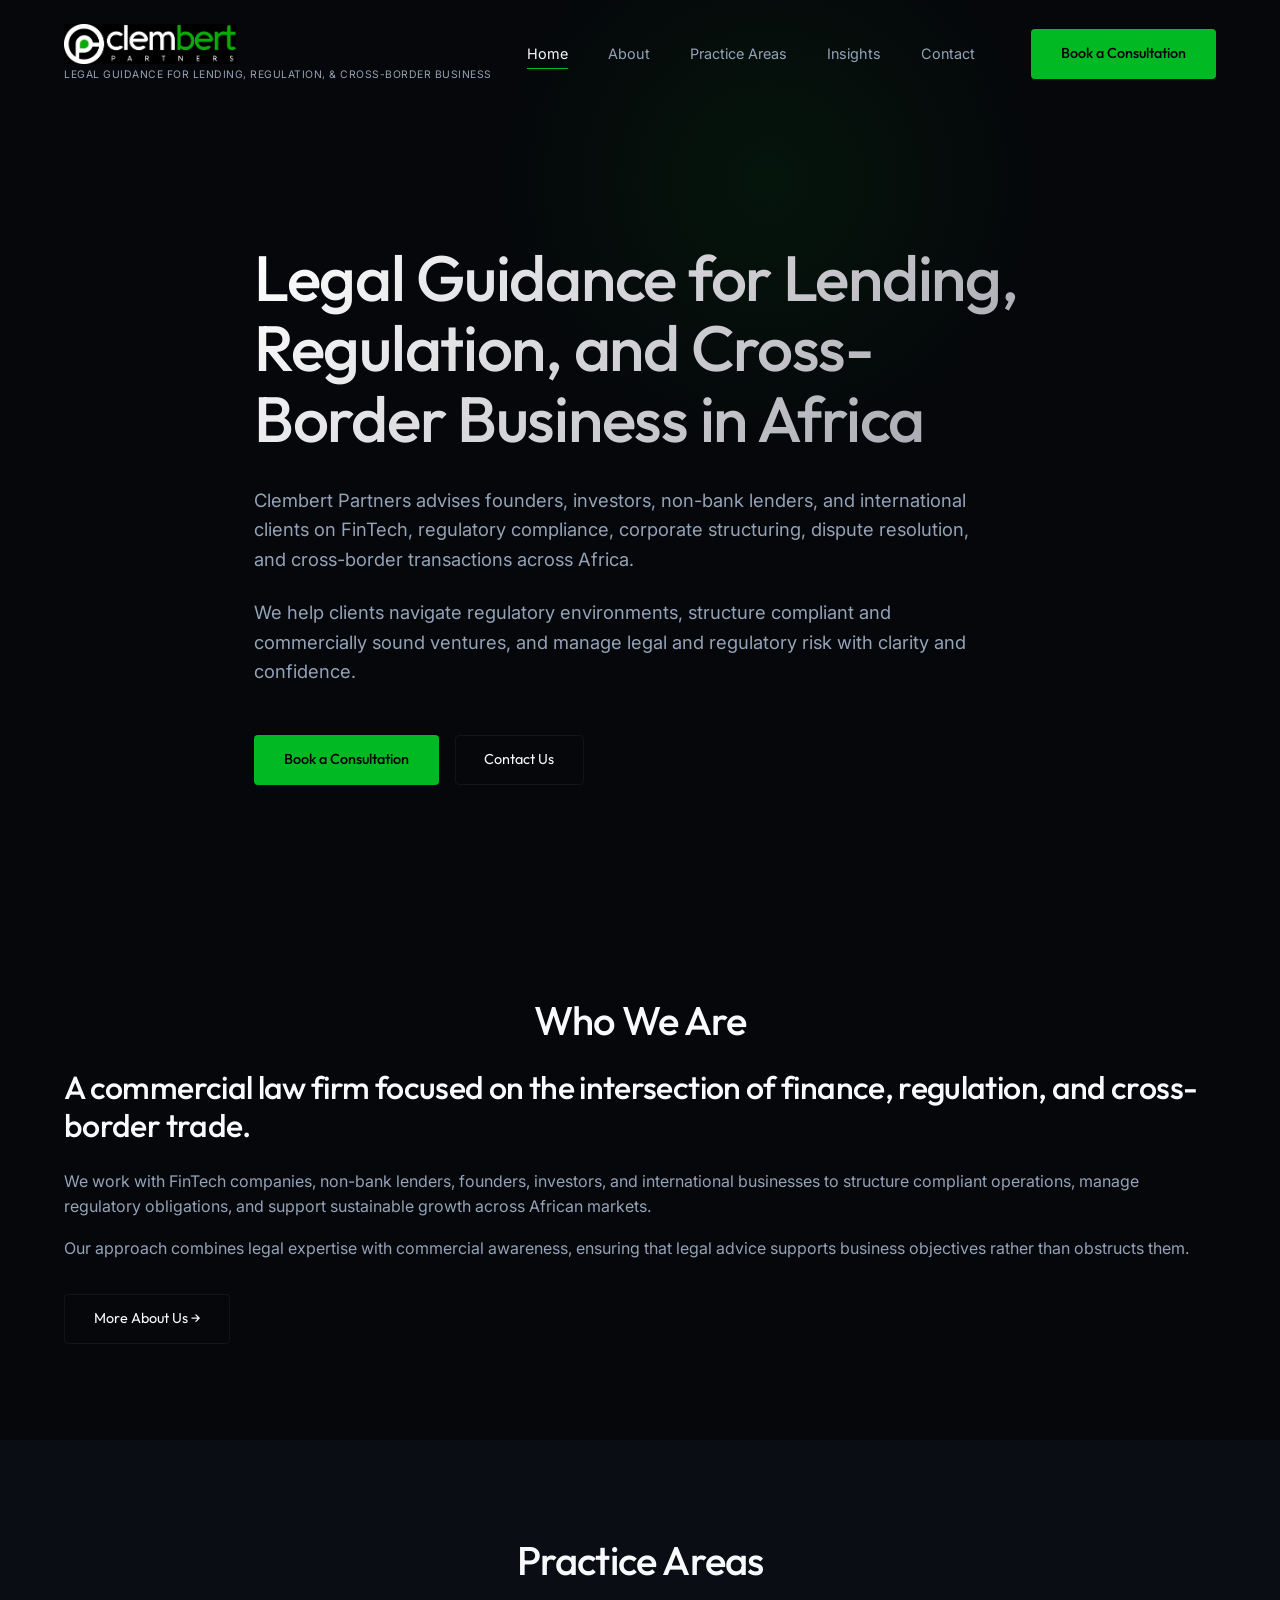
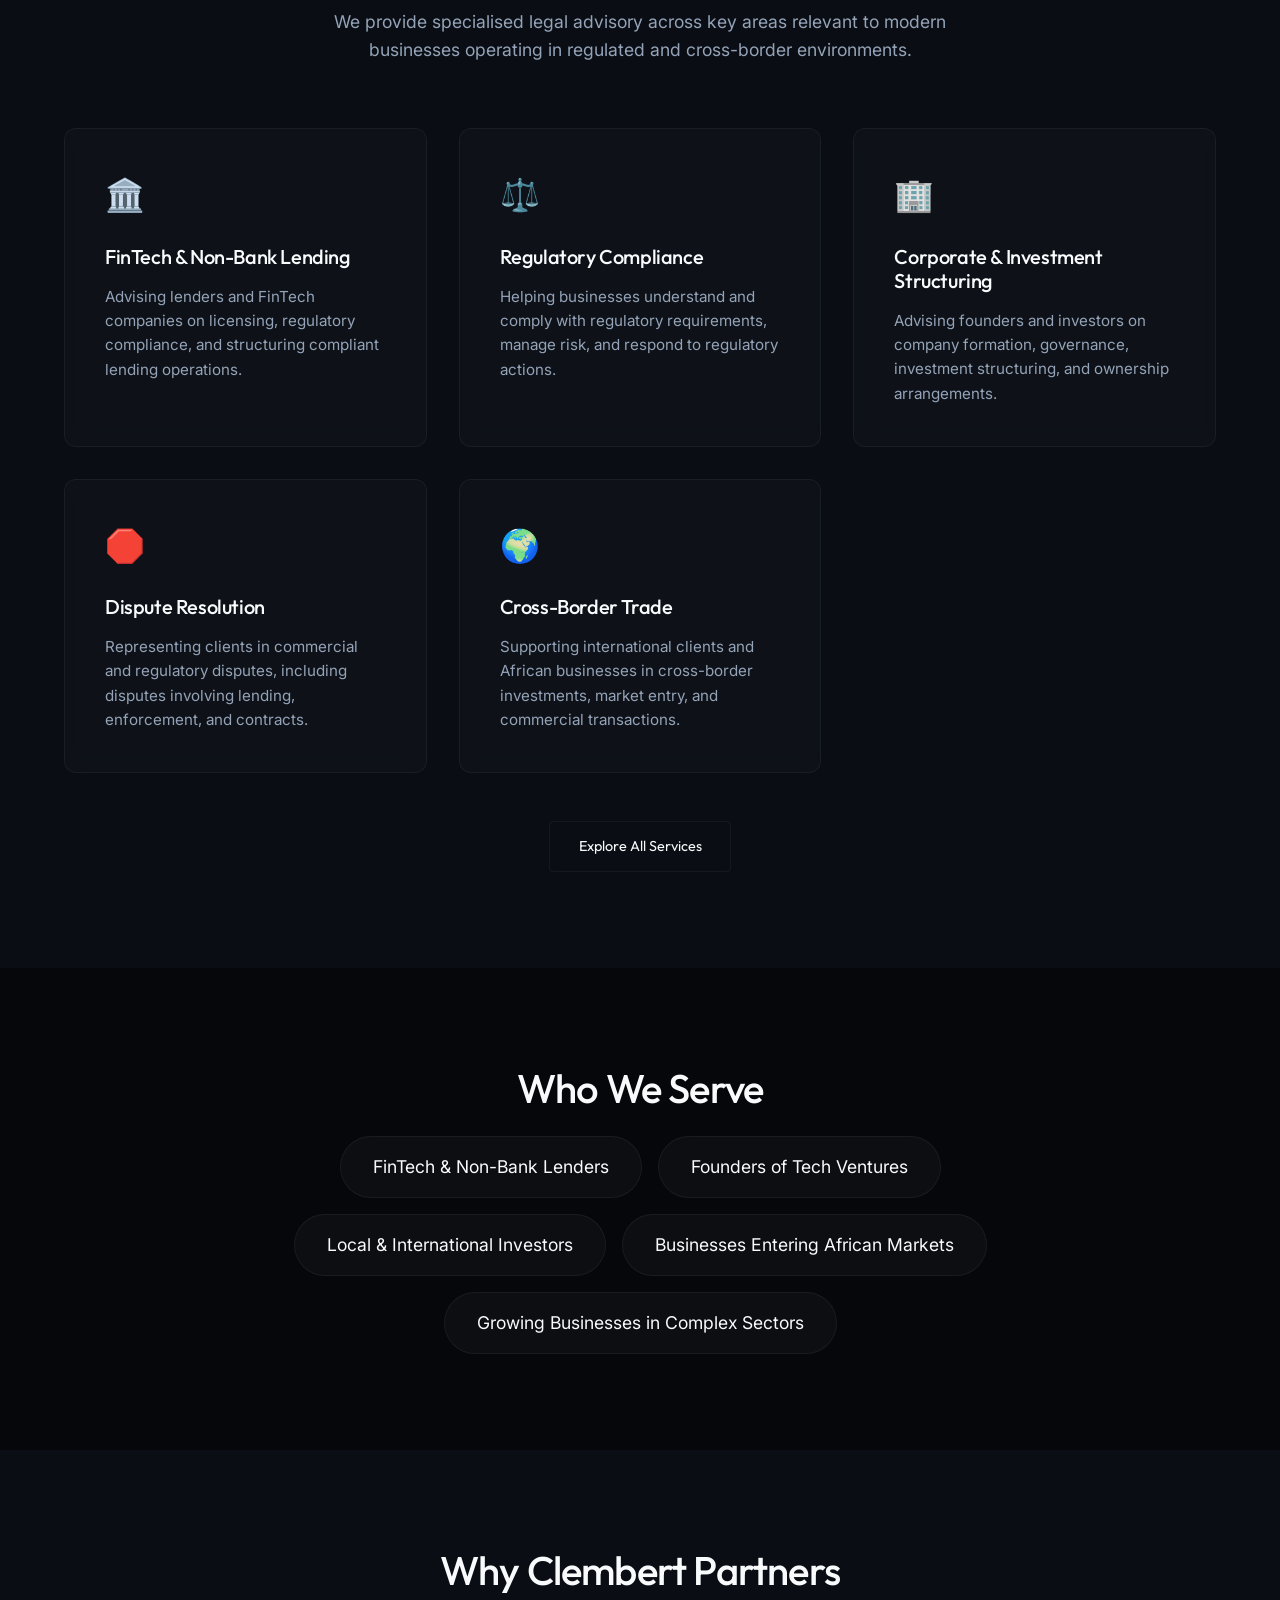
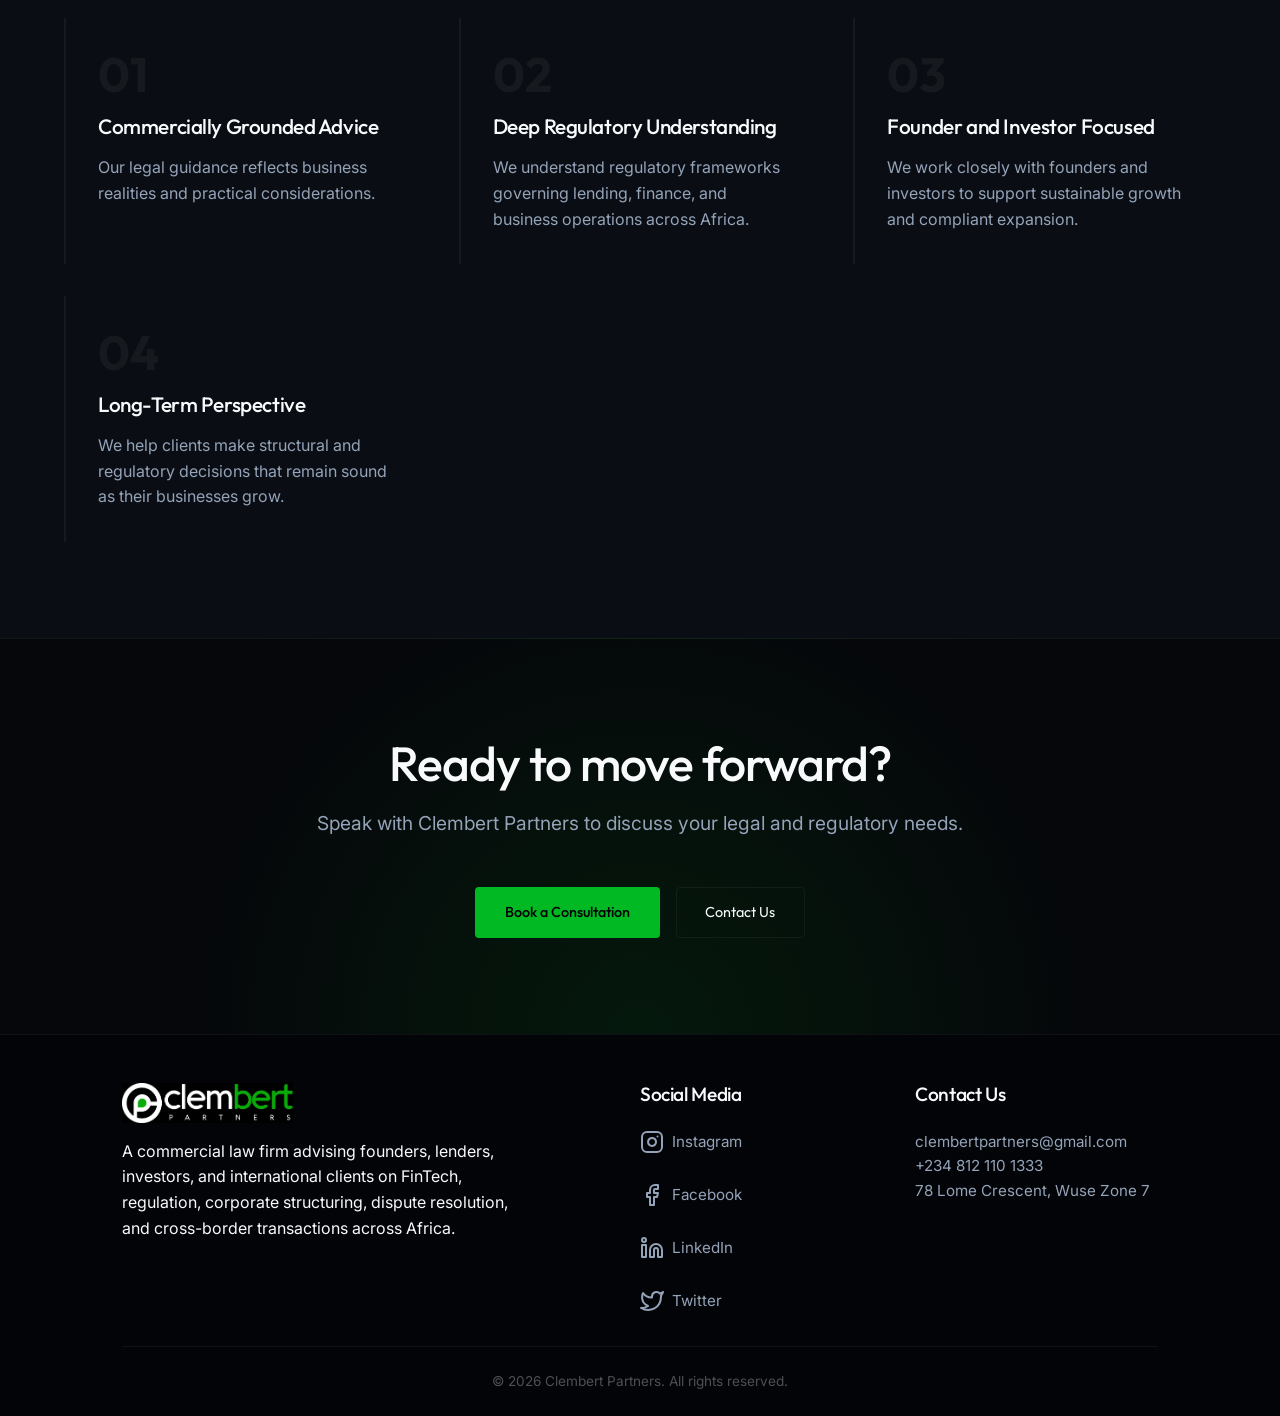
<file: index.html>
<!DOCTYPE html>
<html lang="en">

<head>
    <link rel="icon" type="image/png" href="images/favicon.png">
    <meta charset="UTF-8">
    <meta name="viewport" content="width=device-width, initial-scale=1.0">
    <title>Clembert Partners | Law Firm for Africa</title>
    <meta name="description" content="Legal Guidance for Lending, Regulation, and Cross-Border Business in Africa">
    <link rel="canonical" href="https://clembertpartners.com/">
    
    <!-- Open Graph / Facebook -->
    <meta property="og:type" content="website">
    <meta property="og:url" content="https://clembertpartners.com/">
    <meta property="og:title" content="Clembert Partners | Law Firm for Africa">
    <meta property="og:description" content="Legal Guidance for Lending, Regulation, and Cross-Border Business in Africa">
    <meta property="og:image" content="https://clembertpartners.com/images/og-image.png">

    <!-- Twitter -->
    <meta property="twitter:card" content="summary_large_image">
    <meta property="twitter:url" content="https://clembertpartners.com/">
    <meta property="twitter:title" content="Clembert Partners | Law Firm for Africa">
    <meta property="twitter:description" content="Legal Guidance for Lending, Regulation, and Cross-Border Business in Africa">
    <meta property="twitter:image" content="https://clembertpartners.com/images/og-image.png">

    <link rel="stylesheet" href="styles.css">
</head>

<body>
    <app-header></app-header>

    <!-- Hero Section -->
    <header class="hero">
        <div class="hero-bg">
            <div class="glow-orb"></div>
        </div>
        <div class="container hero-content fade-up">
            <h1>Legal Guidance for Lending, Regulation, and Cross-Border Business in Africa</h1>
            <p>Clembert Partners advises founders, investors, non-bank lenders, and international clients on FinTech,
                regulatory compliance, corporate structuring, dispute resolution, and cross-border transactions across
                Africa.</p>
            <p>We help clients navigate regulatory environments, structure compliant and commercially sound ventures,
                and manage legal and regulatory risk with clarity and confidence.</p>
            <div class="hero-actions">
                <a href="https://mail.google.com/mail/?view=cm&fs=1&to=clembertpartners@gmail.com&su=Consultation%20Request" target="_blank" class="btn btn-primary">Book a Consultation</a>
                <a href="contact.html" class="btn btn-secondary">Contact Us</a>
            </div>
        </div>
    </header>

    <!-- About Summary Section -->
    <section class="section">
        <div class="container fade-up">
            <h2 class="section-title">Who We Are</h2>
            <div class="grid" style="grid-template-columns: 1fr; gap: 4rem; align-items: center;">
                <div>
                    <h3 style="font-size: 2rem; margin-bottom: 1.5rem;">A commercial law firm focused on the
                        intersection of finance, regulation, and cross-border trade.</h3>
                    <p style="margin-bottom: 1rem; color: var(--text-secondary);">We work with FinTech companies,
                        non-bank lenders, founders, investors, and international businesses to structure compliant
                        operations, manage regulatory obligations, and support sustainable growth across African
                        markets.</p>
                    <p style="margin-bottom: 2rem; color: var(--text-secondary);">Our approach combines legal expertise
                        with commercial awareness, ensuring that legal advice supports business objectives rather than
                        obstructs them.</p>
                    <a href="about.html" class="btn btn-secondary">More About Us &rarr;</a>
                </div>
            </div>
        </div>
    </section>

    <!-- Practice Areas Overview -->
    <section class="section bg-surface">
        <div class="container">
            <div class="section-header fade-up">
                <h2 class="section-title">Practice Areas</h2>
                <p class="section-subtitle">We provide specialised legal advisory across key areas relevant to modern
                    businesses operating in regulated and cross-border environments.</p>
            </div>

            <div class="grid">
                <div class="card fade-up">
                    <div class="card-icon">🏛️</div>
                    <h4 class="card-title">FinTech & Non-Bank Lending</h4>
                    <p class="card-desc">Advising lenders and FinTech companies on licensing, regulatory compliance, and
                        structuring compliant lending operations.</p>
                </div>
                <div class="card fade-up" style="transition-delay: 0.1s;">
                    <div class="card-icon">⚖️</div>
                    <h4 class="card-title">Regulatory Compliance</h4>
                    <p class="card-desc">Helping businesses understand and comply with regulatory requirements, manage
                        risk, and respond to regulatory actions.</p>
                </div>
                <div class="card fade-up" style="transition-delay: 0.2s;">
                    <div class="card-icon">🏢</div>
                    <h4 class="card-title">Corporate & Investment Structuring</h4>
                    <p class="card-desc">Advising founders and investors on company formation, governance, investment
                        structuring, and ownership arrangements.</p>
                </div>
                <div class="card fade-up" style="transition-delay: 0.3s;">
                    <div class="card-icon">🛑</div>
                    <h4 class="card-title">Dispute Resolution</h4>
                    <p class="card-desc">Representing clients in commercial and regulatory disputes, including disputes
                        involving lending, enforcement, and contracts.</p>
                </div>
                <div class="card fade-up" style="transition-delay: 0.4s;">
                    <div class="card-icon">🌍</div>
                    <h4 class="card-title">Cross-Border Trade</h4>
                    <p class="card-desc">Supporting international clients and African businesses in cross-border
                        investments, market entry, and commercial transactions.</p>
                </div>
            </div>

            <div class="align-center" style="margin-top: 3rem; text-align: center;">
                <a href="practice-areas.html" class="btn btn-secondary fade-up">Explore All Services</a>
            </div>
        </div>
    </section>

    <!-- Who We Serve -->
    <section class="section">
        <div class="container fade-up">
            <h2 class="section-title">Who We Serve</h2>
            <div class="pills-grid">
                <div class="pill">FinTech & Non-Bank Lenders</div>
                <div class="pill">Founders of Tech Ventures</div>
                <div class="pill">Local & International Investors</div>
                <div class="pill">Businesses Entering African Markets</div>
                <div class="pill">Growing Businesses in Complex Sectors</div>
            </div>
        </div>
    </section>

    <!-- Why Clembert Partners -->
    <section class="section bg-surface">
        <div class="container fade-up">
            <h2 class="section-title">Why Clembert Partners</h2>
            <div class="grid">
                <div class="feature-item">
                    <div class="feature-number">01</div>
                    <h4>Commercially Grounded Advice</h4>
                    <p>Our legal guidance reflects business realities and practical considerations.</p>
                </div>
                <div class="feature-item">
                    <div class="feature-number">02</div>
                    <h4>Deep Regulatory Understanding</h4>
                    <p>We understand regulatory frameworks governing lending, finance, and business operations across
                        Africa.</p>
                </div>
                <div class="feature-item">
                    <div class="feature-number">03</div>
                    <h4>Founder and Investor Focused</h4>
                    <p>We work closely with founders and investors to support sustainable growth and compliant
                        expansion.</p>
                </div>
                <div class="feature-item">
                    <div class="feature-number">04</div>
                    <h4>Long-Term Perspective</h4>
                    <p>We help clients make structural and regulatory decisions that remain sound as their businesses
                        grow.</p>
                </div>
            </div>
        </div>
    </section>

    <!-- Call to Action Section -->
    <section class="section cta-section">
        <div class="container fade-up">
            <h2>Ready to move forward?</h2>
            <p>Speak with Clembert Partners to discuss your legal and regulatory needs.</p>
            <div class="hero-actions" style="justify-content: center;">
                <a href="https://mail.google.com/mail/?view=cm&fs=1&to=clembertpartners@gmail.com&su=Consultation%20Request" target="_blank" class="btn btn-primary">Book a Consultation</a>
                <a href="contact.html" class="btn btn-secondary">Contact Us</a>
            </div>
        </div>
    </section>

    <!-- Footer -->
    <app-footer></app-footer>

    <script src="components.js"></script>
    <script src="script.js"></script>
</body>

</html>
</file>
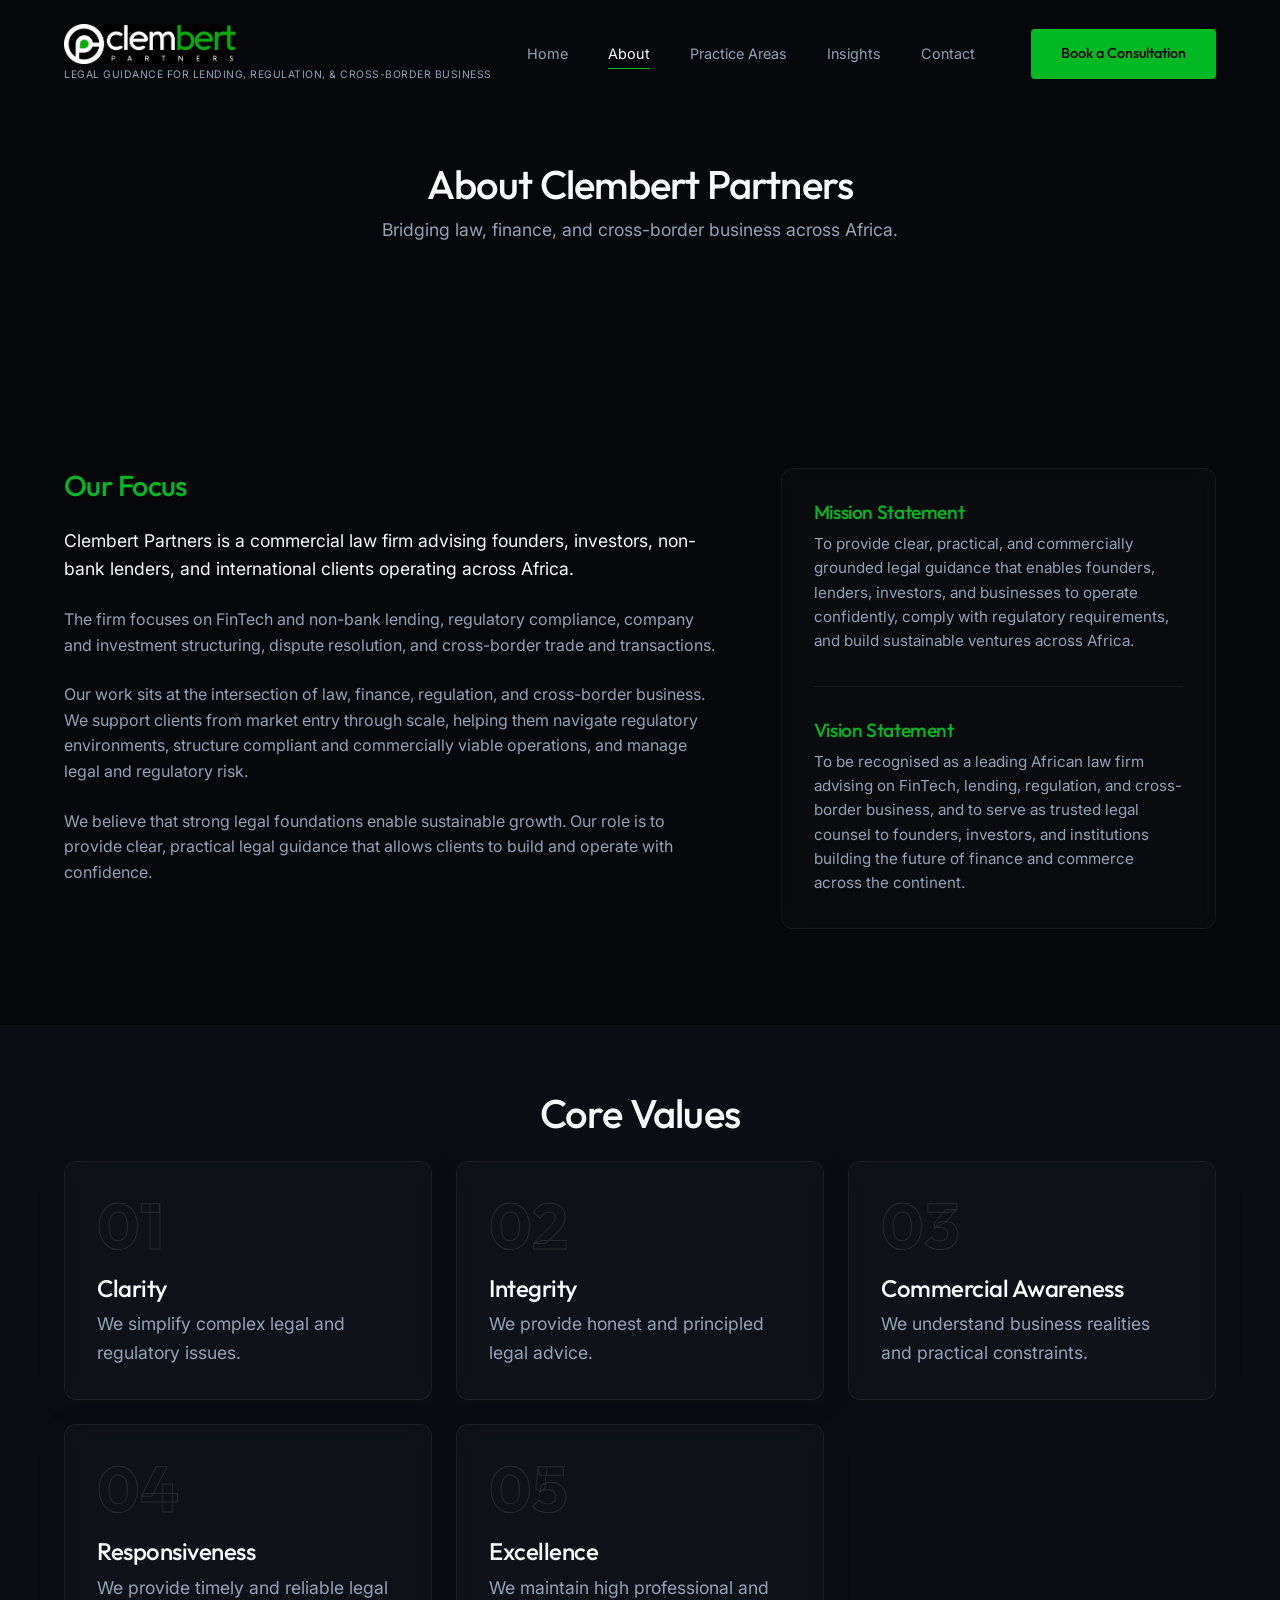
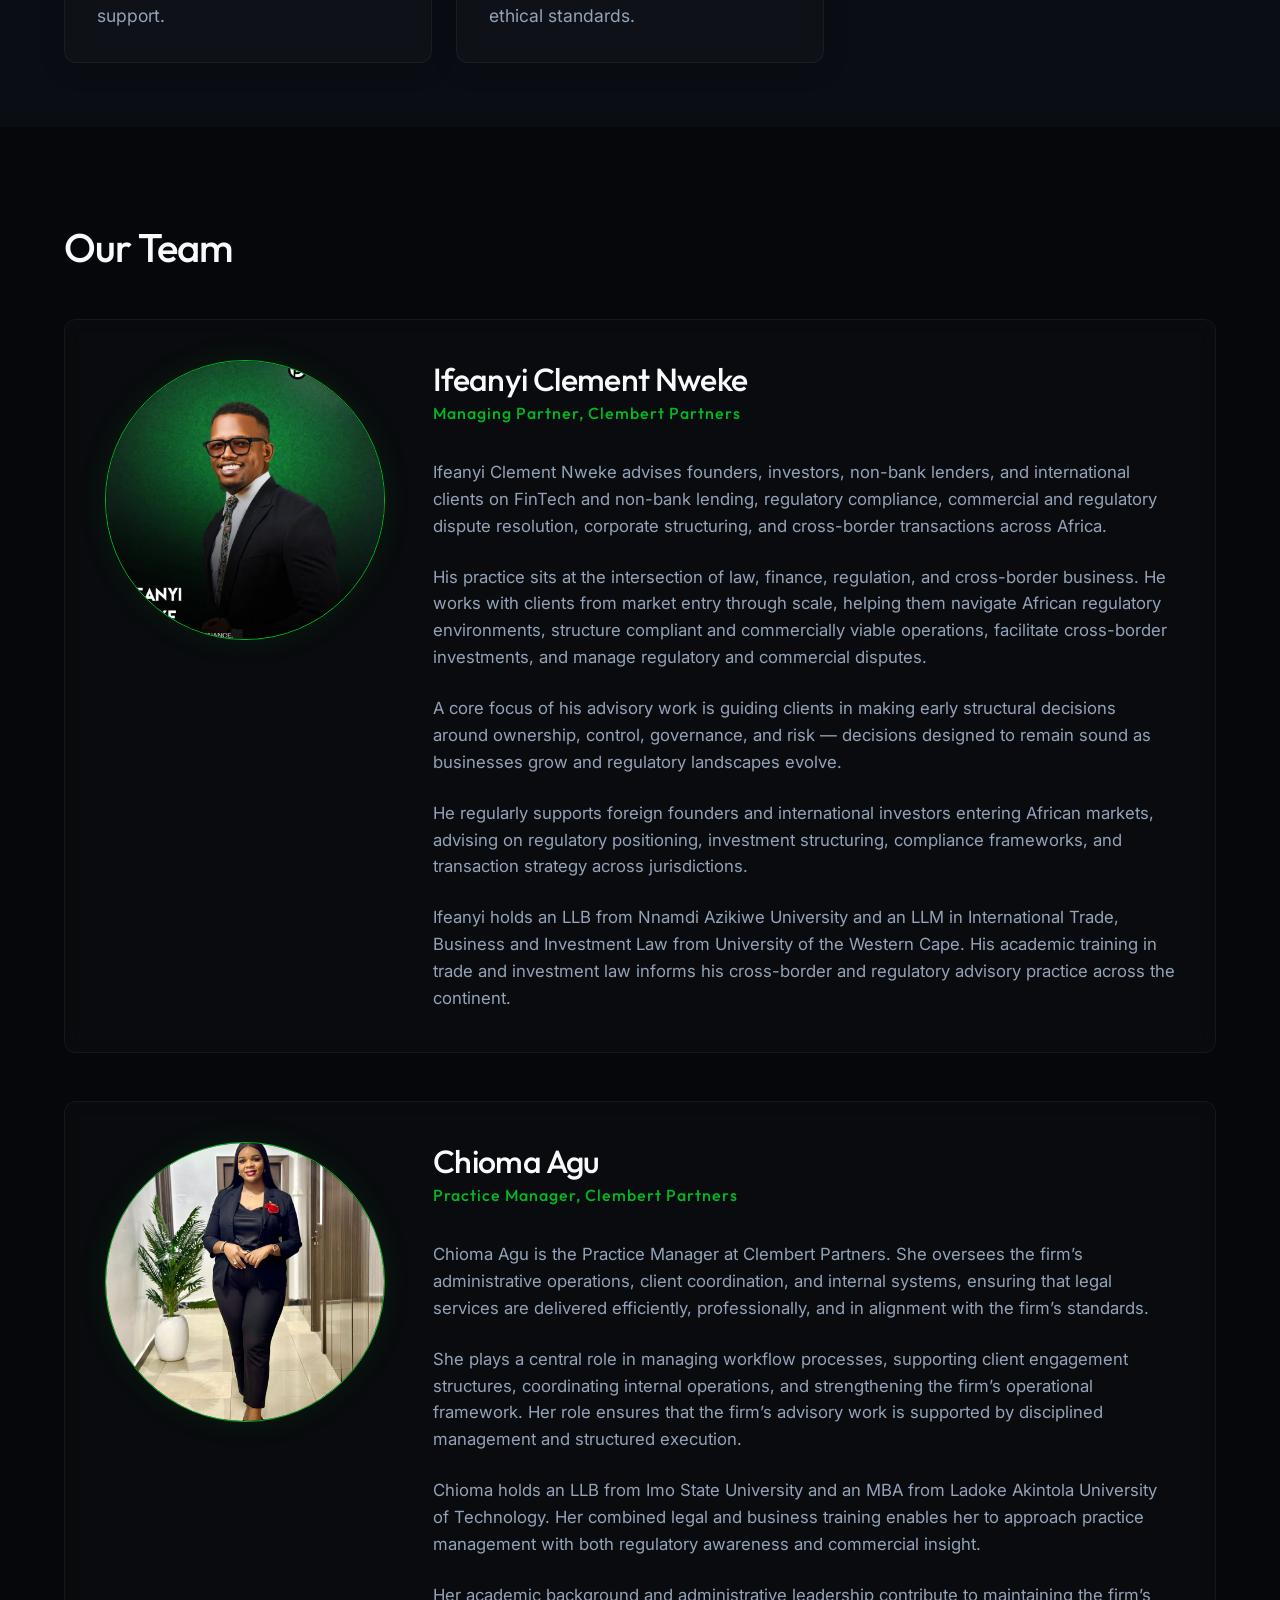
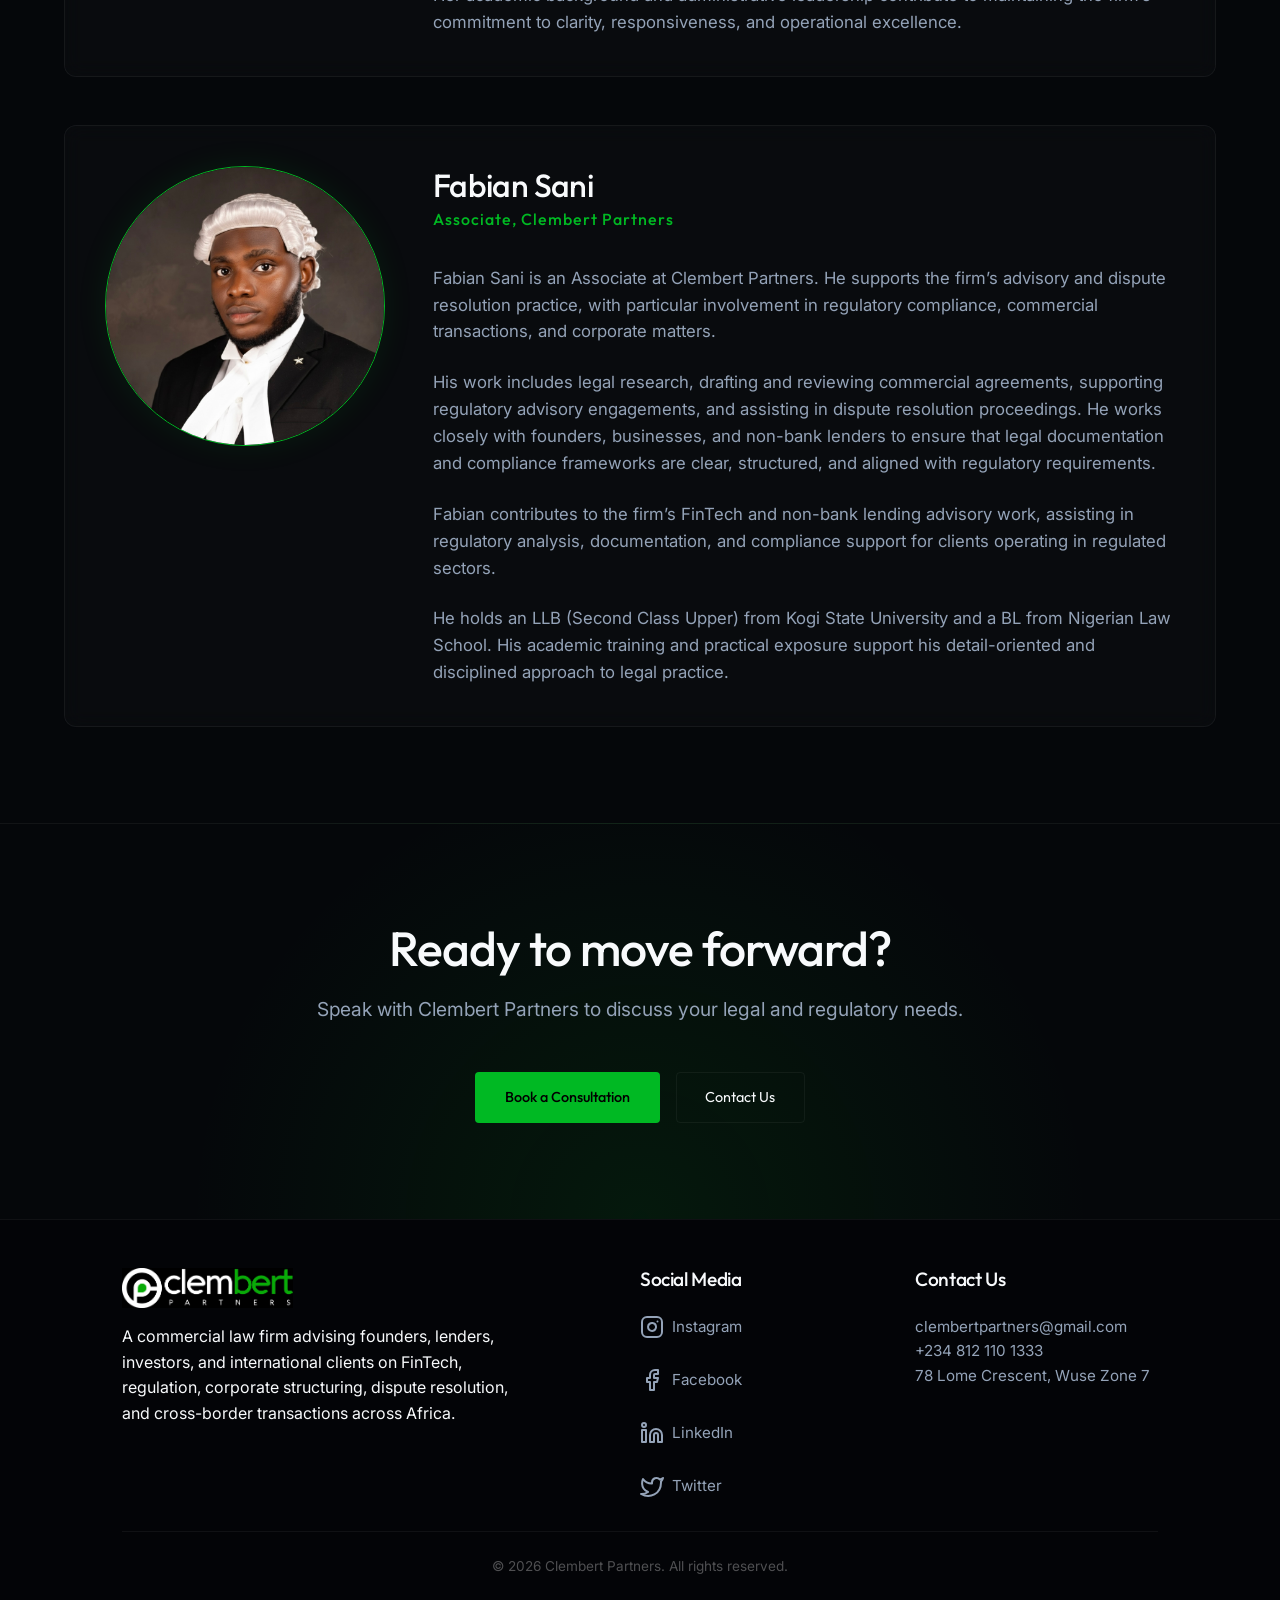
<file: about.html>
<!DOCTYPE html>
<html lang="en">

<head>
    <link rel="icon" type="image/png" href="images/favicon.png">
    <meta charset="UTF-8">
    <meta name="viewport" content="width=device-width, initial-scale=1.0">
    <title>About Us | Clembert Partners</title>
    <meta name="description"
        content="Clembert Partners is a commercial law firm advising founders, investors, non-bank lenders, and international clients operating across Africa.">
    <link rel="canonical" href="https://clembertpartners.com/about.html">
    
    <!-- Open Graph / Facebook -->
    <meta property="og:type" content="website">
    <meta property="og:url" content="https://clembertpartners.com/about.html">
    <meta property="og:title" content="About Us | Clembert Partners">
    <meta property="og:description" content="Clembert Partners is a commercial law firm advising founders, investors, non-bank lenders, and international clients operating across Africa.">
    <meta property="og:image" content="https://clembertpartners.com/images/og-image.png">

    <!-- Twitter -->
    <meta property="twitter:card" content="summary_large_image">
    <meta property="twitter:url" content="https://clembertpartners.com/about.html">
    <meta property="twitter:title" content="About Us | Clembert Partners">
    <meta property="twitter:description" content="Clembert Partners is a commercial law firm advising founders, investors, non-bank lenders, and international clients operating across Africa.">
    <meta property="twitter:image" content="https://clembertpartners.com/images/og-image.png">

    <link rel="stylesheet" href="styles.css">
</head>

<body>
    <app-header></app-header>

    <!-- Page Header -->
    <header class="section" style="padding-top: 10rem; padding-bottom: 4rem; text-align: center;">
        <div class="container fade-up">
            <h1 class="section-title" style="margin-bottom: 0.5rem;">About Clembert Partners</h1>
            <p class="section-subtitle">Bridging law, finance, and cross-border business across Africa.</p>
        </div>
    </header>

    <!-- About Content -->
    <section class="section pt-0">
        <div class="container fade-up">
            <div class="grid" style="grid-template-columns: 3fr 2fr; gap: 4rem;">
                <div>
                    <h3 style="font-size: 1.8rem; margin-bottom: 1.5rem; color: var(--accent-color);">Our Focus</h3>
                    <p style="margin-bottom: 1.5rem; font-size: 1.1rem;">Clembert Partners is a commercial law firm
                        advising founders, investors, non-bank lenders, and international clients operating across
                        Africa.</p>
                    <p style="margin-bottom: 1.5rem; color: var(--text-secondary);">The firm focuses on FinTech and
                        non-bank lending, regulatory compliance, company and investment structuring, dispute resolution,
                        and cross-border trade and transactions.</p>
                    <p style="margin-bottom: 1.5rem; color: var(--text-secondary);">Our work sits at the intersection of
                        law, finance, regulation, and cross-border business. We support clients from market entry
                        through scale, helping them navigate regulatory environments, structure compliant and
                        commercially viable operations, and manage legal and regulatory risk.</p>
                    <p style="color: var(--text-secondary);">We believe that strong legal foundations enable sustainable
                        growth. Our role is to provide clear, practical legal guidance that allows clients to build and
                        operate with confidence.</p>
                </div>

                <div class="card" style="padding: 2rem; display: flex; flex-direction: column; gap: 2rem;">
                    <div>
                        <h4 style="font-size: 1.2rem; margin-bottom: 0.5rem; color: var(--accent-color);">Mission
                            Statement</h4>
                        <p style="color: var(--text-secondary); font-size: 0.95rem;">To provide clear, practical, and
                            commercially grounded legal guidance that enables founders, lenders, investors, and
                            businesses to operate confidently, comply with regulatory requirements, and build
                            sustainable ventures across Africa.</p>
                    </div>
                    <div style="border-top: 1px solid var(--surface-border); padding-top: 2rem;">
                        <h4 style="font-size: 1.2rem; margin-bottom: 0.5rem; color: var(--accent-color);">Vision
                            Statement</h4>
                        <p style="color: var(--text-secondary); font-size: 0.95rem;">To be recognised as a leading
                            African law firm advising on FinTech, lending, regulation, and cross-border business, and to
                            serve as trusted legal counsel to founders, investors, and institutions building the future
                            of finance and commerce across the continent.</p>
                    </div>
                </div>
            </div>
        </div>
    </section>

    <!-- Core Values -->
    <section class="section bg-surface" style="padding: 4rem 0;">
        <div class="container">
            <h2 class="section-title fade-up">Core Values</h2>
            <div class="values-modern">
                <div class="value-card fade-up" style="transition-delay: 0.1s;">
                    <span class="value-num">01</span>
                    <div class="value-content">
                        <h4>Clarity</h4>
                        <p>We simplify complex legal and regulatory issues.</p>
                    </div>
                </div>
                <div class="value-card fade-up" style="transition-delay: 0.2s;">
                    <span class="value-num">02</span>
                    <div class="value-content">
                        <h4>Integrity</h4>
                        <p>We provide honest and principled legal advice.</p>
                    </div>
                </div>
                <div class="value-card fade-up" style="transition-delay: 0.3s;">
                    <span class="value-num">03</span>
                    <div class="value-content">
                        <h4>Commercial Awareness</h4>
                        <p>We understand business realities and practical constraints.</p>
                    </div>
                </div>
                <div class="value-card fade-up" style="transition-delay: 0.4s;">
                    <span class="value-num">04</span>
                    <div class="value-content">
                        <h4>Responsiveness</h4>
                        <p>We provide timely and reliable legal support.</p>
                    </div>
                </div>
                <div class="value-card fade-up" style="transition-delay: 0.5s;">
                    <span class="value-num">05</span>
                    <div class="value-content">
                        <h4>Excellence</h4>
                        <p>We maintain high professional and ethical standards.</p>
                    </div>
                </div>
            </div>
        </div>
    </section>

    <!-- Our Team -->
    <section class="section">
        <div class="container fade-up">
            <h2 class="section-title" style="text-align: left; margin-bottom: 3rem;">Our Team</h2>

            <div style="display: flex; flex-direction: column; gap: 3rem;">
                <!-- Ifeanyi Clement Nweke -->
                <div class="card team-card">
                    <div class="partner-image-container">
                        <img src="images/founder.jpeg" alt="Ifeanyi Clement Nweke - Managing Partner"
                            class="partner-image">
                    </div>

                    <div>
                        <h3 style="font-size: 2rem; margin-bottom: 0.2rem;">Ifeanyi Clement Nweke</h3>
                        <p
                            style="color: var(--accent-color); font-weight: 500; font-family: var(--font-heading); margin-bottom: 2rem; letter-spacing: 1px;">
                            Managing Partner, Clembert Partners</p>

                        <p style="margin-bottom: 1.5rem; color: var(--text-secondary); font-size: 1.05rem;">Ifeanyi
                            Clement
                            Nweke advises founders, investors, non-bank lenders, and international clients on FinTech
                            and
                            non-bank lending, regulatory compliance, commercial and regulatory dispute resolution,
                            corporate
                            structuring, and cross-border transactions across Africa.</p>

                        <p style="margin-bottom: 1.5rem; color: var(--text-secondary); font-size: 1.05rem;">His practice
                            sits at the intersection of law, finance, regulation, and cross-border business. He works
                            with clients from market entry through scale, helping them navigate African regulatory
                            environments, structure compliant and commercially viable operations, facilitate
                            cross-border investments, and manage regulatory and commercial disputes.</p>

                        <p style="margin-bottom: 1.5rem; color: var(--text-secondary); font-size: 1.05rem;">A core focus
                            of his advisory work is guiding clients in making early structural decisions around
                            ownership, control, governance, and risk — decisions designed to remain sound as businesses
                            grow and regulatory landscapes evolve.</p>

                        <p style="margin-bottom: 1.5rem; color: var(--text-secondary); font-size: 1.05rem;">He regularly
                            supports foreign founders and international investors entering African markets, advising on
                            regulatory positioning, investment structuring, compliance frameworks, and transaction
                            strategy across jurisdictions.</p>

                        <p style="color: var(--text-secondary); font-size: 1.05rem;">Ifeanyi holds an LLB from Nnamdi
                            Azikiwe University and an LLM in International Trade, Business and Investment Law from
                            University of the Western Cape. His academic training in trade and investment law informs
                            his cross-border and regulatory advisory practice across the continent.</p>
                    </div>
                </div>

                <!-- Chioma Agu -->
                <div class="card team-card">
                    <div class="partner-image-container">
                        <img src="images/chioma.jpeg" alt="Chioma Agu - Practice Manager" class="partner-image">
                    </div>

                    <div>
                        <h3 style="font-size: 2rem; margin-bottom: 0.2rem;">Chioma Agu</h3>
                        <p
                            style="color: var(--accent-color); font-weight: 500; font-family: var(--font-heading); margin-bottom: 2rem; letter-spacing: 1px;">
                            Practice Manager, Clembert Partners</p>

                        <p style="margin-bottom: 1.5rem; color: var(--text-secondary); font-size: 1.05rem;">Chioma Agu
                            is the Practice Manager at Clembert Partners. She oversees the firm’s administrative
                            operations, client coordination, and internal systems, ensuring that legal services are
                            delivered efficiently, professionally, and in alignment with the firm’s standards.</p>

                        <p style="margin-bottom: 1.5rem; color: var(--text-secondary); font-size: 1.05rem;">She plays a
                            central role in managing workflow processes, supporting client engagement structures,
                            coordinating internal operations, and strengthening the firm’s operational framework. Her
                            role ensures that the firm’s advisory work is supported by disciplined management and
                            structured execution.</p>

                        <p style="margin-bottom: 1.5rem; color: var(--text-secondary); font-size: 1.05rem;">Chioma holds
                            an LLB from Imo State University and an MBA from Ladoke Akintola University of Technology.
                            Her combined legal and business training enables her to approach practice management with
                            both regulatory awareness and commercial insight.</p>

                        <p style="color: var(--text-secondary); font-size: 1.05rem;">Her academic background and
                            administrative leadership contribute to maintaining the firm’s commitment to clarity,
                            responsiveness, and operational excellence.</p>
                    </div>
                </div>

                <!-- Fabian Sani -->
                <div class="card team-card">
                    <div class="partner-image-container">
                        <img src="images/fabian.jpeg" alt="Fabian Sani - Associate" class="partner-image">
                    </div>

                    <div>
                        <h3 style="font-size: 2rem; margin-bottom: 0.2rem;">Fabian Sani</h3>
                        <p
                            style="color: var(--accent-color); font-weight: 500; font-family: var(--font-heading); margin-bottom: 2rem; letter-spacing: 1px;">
                            Associate, Clembert Partners</p>

                        <p style="margin-bottom: 1.5rem; color: var(--text-secondary); font-size: 1.05rem;">Fabian Sani
                            is an Associate at Clembert Partners. He supports the firm’s advisory and dispute resolution
                            practice, with particular involvement in regulatory compliance, commercial transactions, and
                            corporate matters.</p>

                        <p style="margin-bottom: 1.5rem; color: var(--text-secondary); font-size: 1.05rem;">His work
                            includes legal research, drafting and reviewing commercial agreements, supporting regulatory
                            advisory engagements, and assisting in dispute resolution proceedings. He works closely with
                            founders, businesses, and non-bank lenders to ensure that legal documentation and compliance
                            frameworks are clear, structured, and aligned with regulatory requirements.</p>

                        <p style="margin-bottom: 1.5rem; color: var(--text-secondary); font-size: 1.05rem;">Fabian
                            contributes to the firm’s FinTech and non-bank lending advisory work, assisting in
                            regulatory analysis, documentation, and compliance support for clients operating in
                            regulated sectors.</p>

                        <p style="color: var(--text-secondary); font-size: 1.05rem;">He holds an LLB (Second Class
                            Upper) from Kogi State University and a BL from Nigerian Law School. His academic training
                            and practical exposure support his detail-oriented and disciplined approach to legal
                            practice.</p>
                    </div>
                </div>
            </div>
        </div>
    </section>

    <!-- Call to Action Section -->
    <section class="section cta-section">
        <div class="container fade-up">
            <h2>Ready to move forward?</h2>
            <p>Speak with Clembert Partners to discuss your legal and regulatory needs.</p>
            <div class="hero-actions" style="justify-content: center;">
                <a href="https://mail.google.com/mail/?view=cm&fs=1&to=clembertpartners@gmail.com&su=Consultation%20Request" target="_blank" class="btn btn-primary">Book a Consultation</a>
                <a href="contact.html" class="btn btn-secondary">Contact Us</a>
            </div>
        </div>
    </section>

    <!-- Footer -->
    <app-footer></app-footer>

    <script src="components.js"></script>
    <script src="script.js"></script>
</body>

</html>
</file>
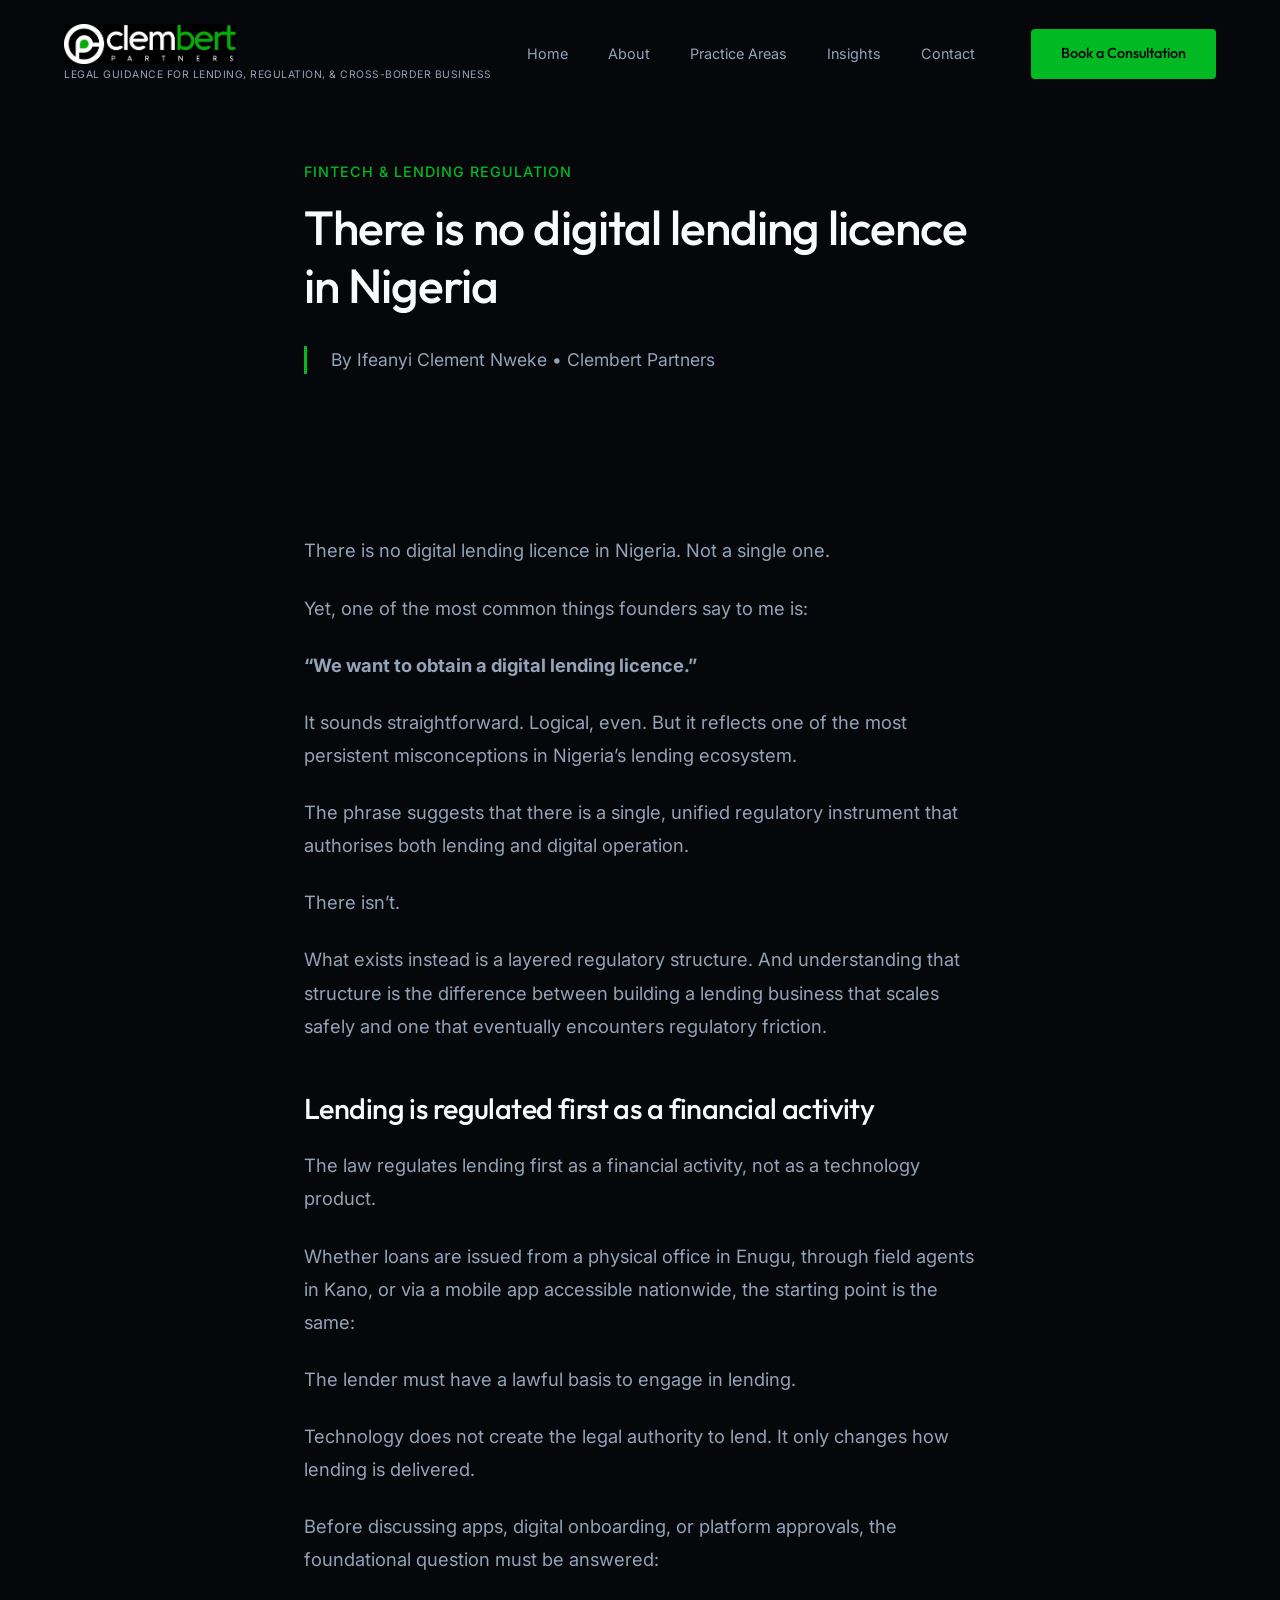
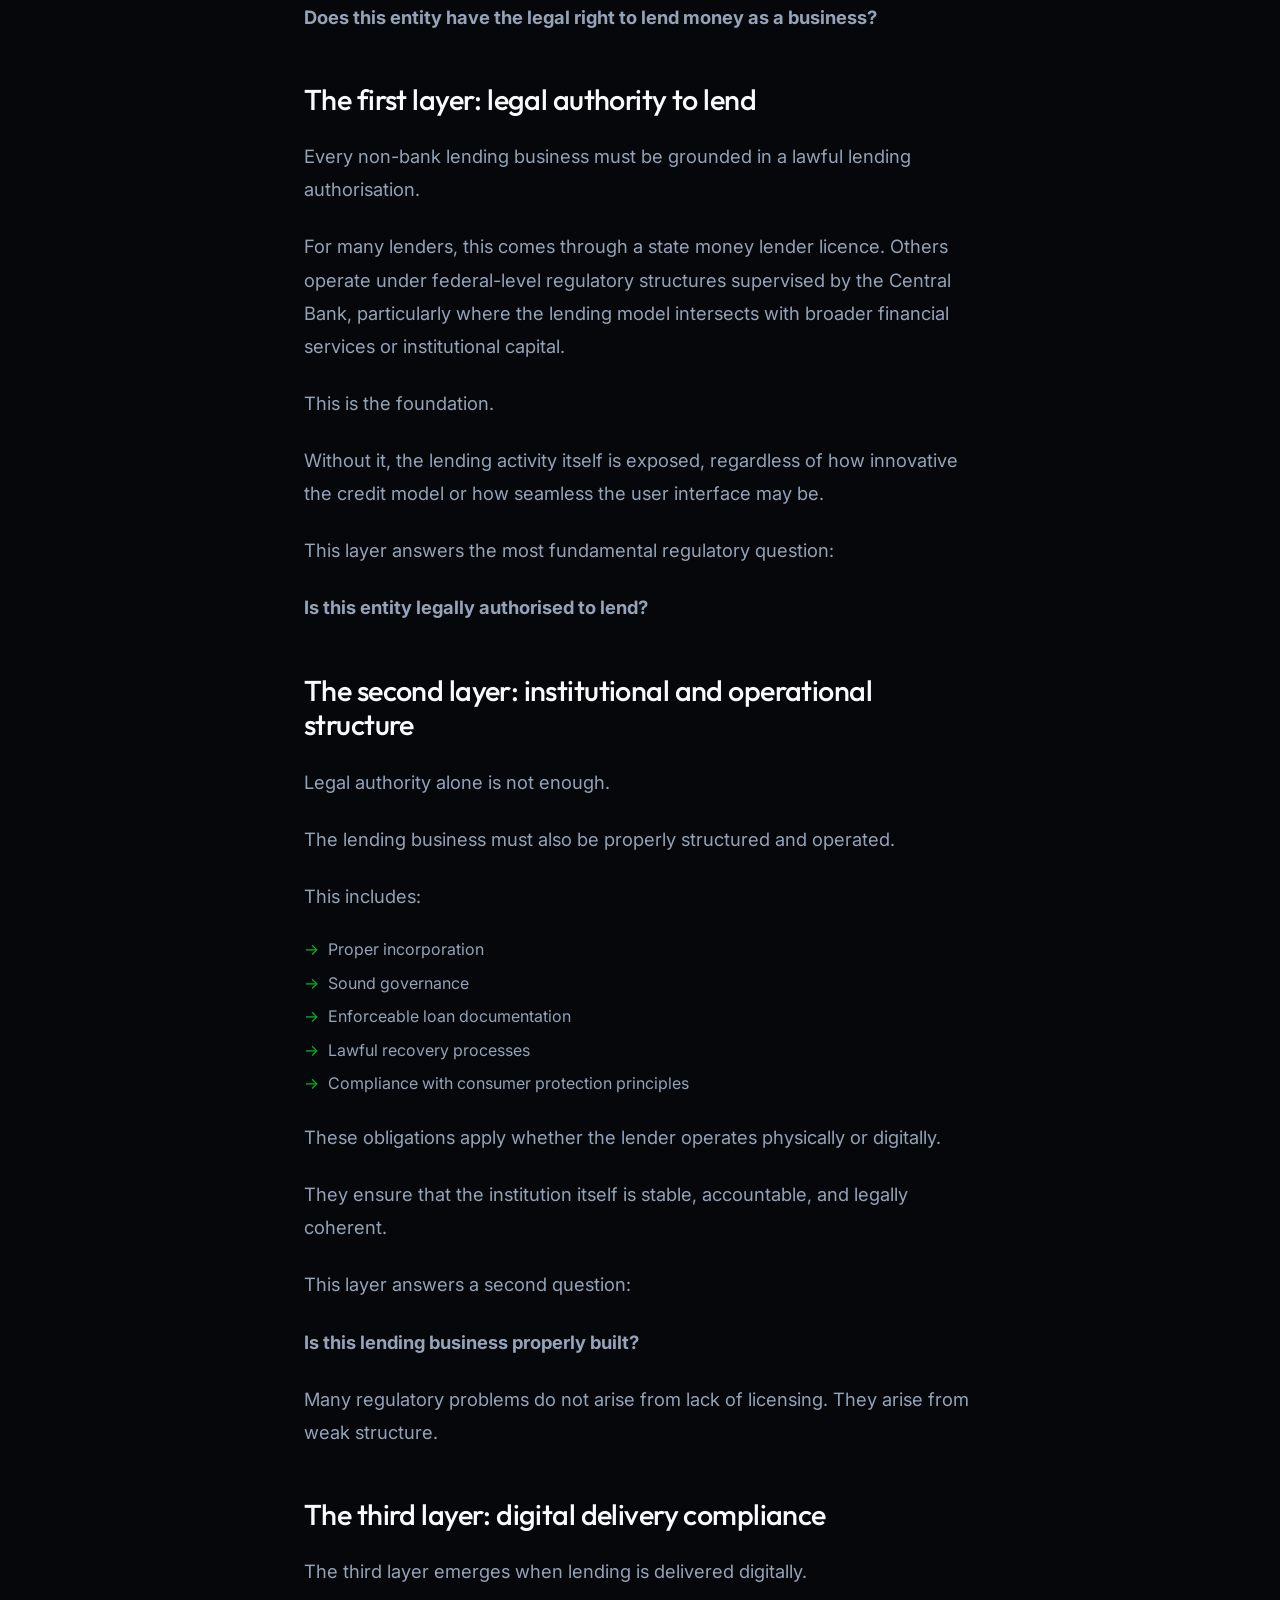
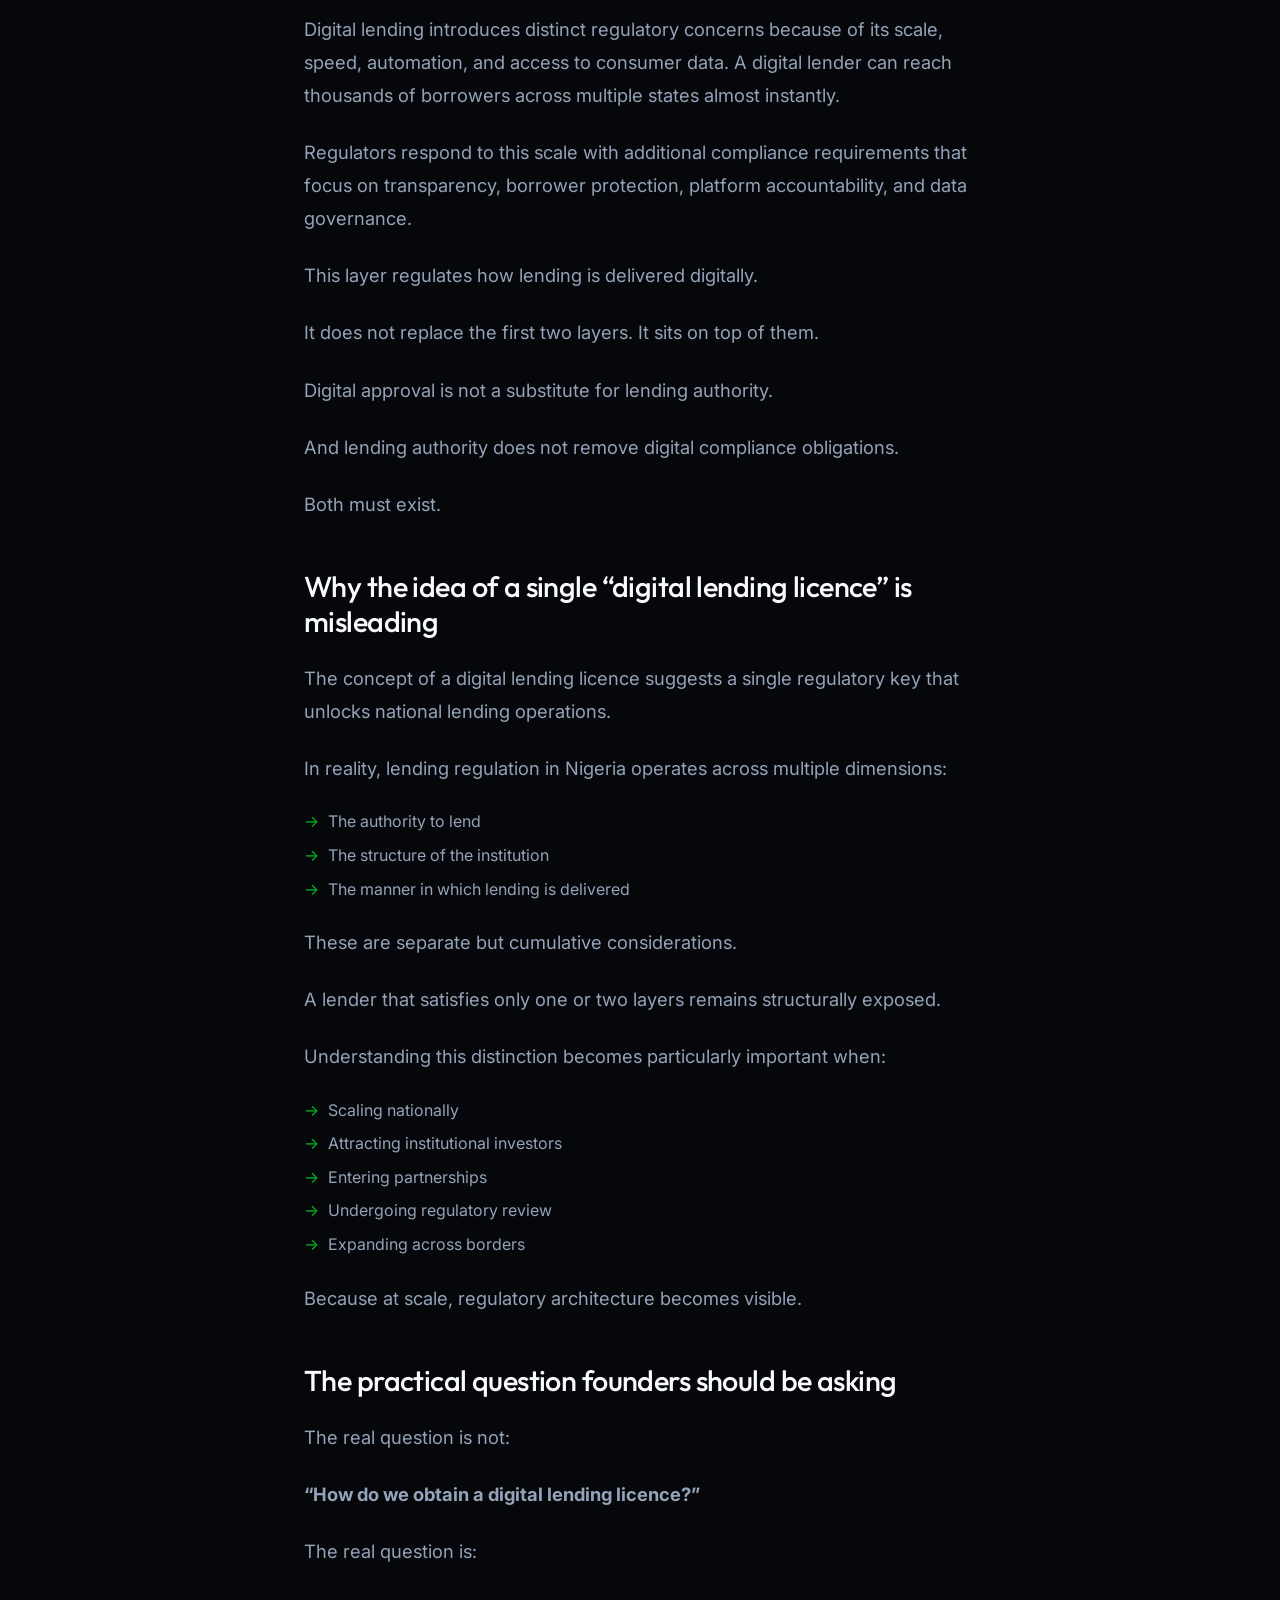
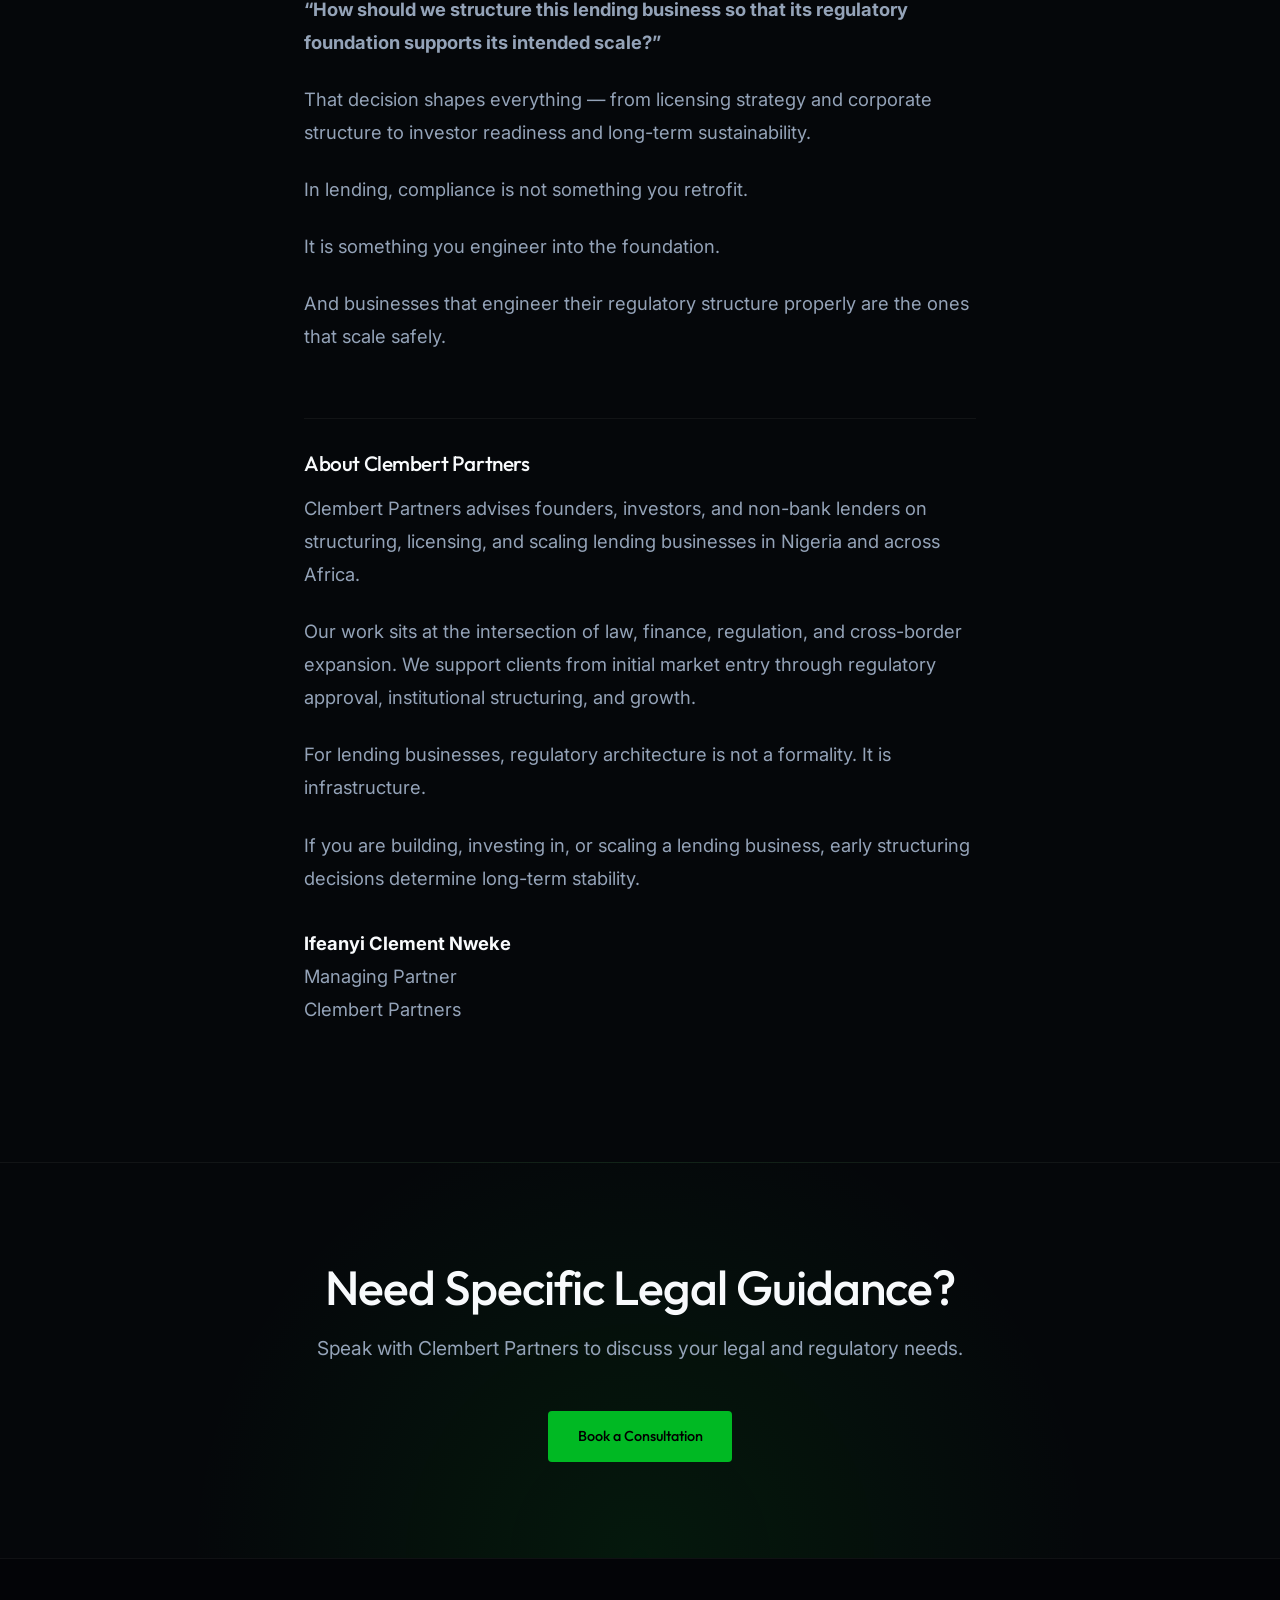
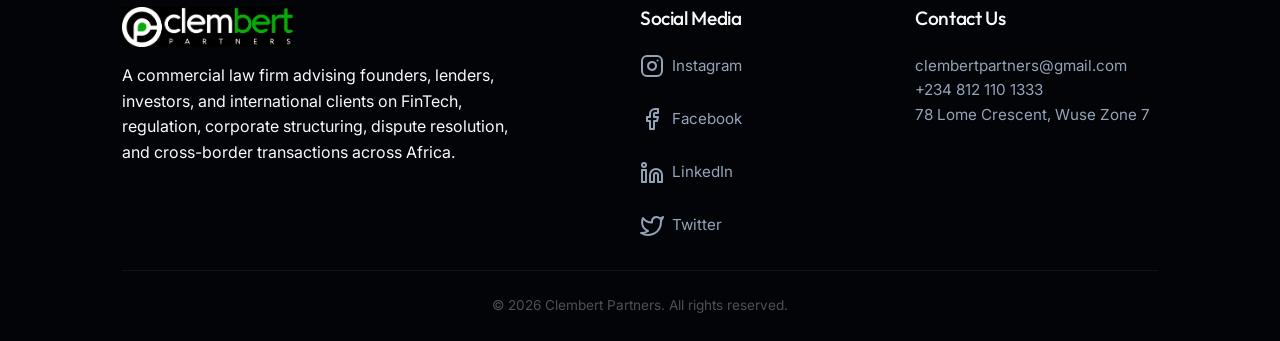
<file: article-no-digital-lending-license.html>
<!DOCTYPE html>
<html lang="en">

<head>
    <link rel="icon" type="image/png" href="images/favicon.png">
    <meta charset="UTF-8">
    <meta name="viewport" content="width=device-width, initial-scale=1.0">
    <title>There is no digital lending licence in Nigeria | Clembert Partners</title>
    <meta name="description"
        content="There is no digital lending licence in Nigeria. Not a single one. Let's explore the layered regulatory structure.">
    <link rel="canonical" href="https://clembertpartners.com/article-no-digital-lending-license.html">
    
    <!-- Open Graph / Facebook -->
    <meta property="og:type" content="article">
    <meta property="og:url" content="https://clembertpartners.com/article-no-digital-lending-license.html">
    <meta property="og:title" content="There is no digital lending licence in Nigeria | Clembert Partners">
    <meta property="og:description" content="There is no digital lending licence in Nigeria. Not a single one. Let's explore the layered regulatory structure.">
    <meta property="og:image" content="https://clembertpartners.com/images/og-image.png">

    <!-- Twitter -->
    <meta property="twitter:card" content="summary_large_image">
    <meta property="twitter:url" content="https://clembertpartners.com/article-no-digital-lending-license.html">
    <meta property="twitter:title" content="There is no digital lending licence in Nigeria | Clembert Partners">
    <meta property="twitter:description" content="There is no digital lending licence in Nigeria. Not a single one. Let's explore the layered regulatory structure.">
    <meta property="twitter:image" content="https://clembertpartners.com/images/og-image.png">

    <link rel="stylesheet" href="styles.css">
    <style>
        .article-content {
            max-width: 800px;
            margin: 0 auto;
            padding: 0 5%;
        }
        .article-content p {
            margin-bottom: 1.5rem;
            font-size: 1.15rem;
            color: var(--text-secondary);
            line-height: 1.8;
        }
        .article-content h3 {
            margin-top: 3rem;
            margin-bottom: 1.5rem;
            font-size: 1.8rem;
            color: var(--text-primary);
        }
        .article-author {
            margin-top: 4rem;
            padding-top: 2rem;
            border-top: 1px solid var(--surface-border);
        }
    </style>
</head>

<body>
    <app-header></app-header>

    <!-- Page Header -->
    <header class="section" style="padding-top: 10rem; padding-bottom: 4rem;">
        <div class="container fade-up" style="max-width: 800px; text-align: left;">
            <p style="color: var(--accent-color); font-weight: 500; margin-bottom: 1rem; letter-spacing: 1px; text-transform: uppercase; font-size: 0.9rem;">FinTech & Lending Regulation</p>
            <h1 class="section-title" style="margin-bottom: 2rem; text-align: left; font-size: 3rem; line-height: 1.2;">There is no digital lending licence in Nigeria</h1>
            <p style="color: var(--text-secondary); font-size: 1.1rem; border-left: 3px solid var(--accent-color); padding-left: 1.5rem; margin-bottom: 0;">By Ifeanyi Clement Nweke &bull; Clembert Partners</p>
        </div>
    </header>

    <!-- Article Content -->
    <section class="section pt-0">
        <div class="article-content fade-up">
            <p>There is no digital lending licence in Nigeria. Not a single one.</p>
            <p>Yet, one of the most common things founders say to me is:</p>
            <p><strong>“We want to obtain a digital lending licence.”</strong></p>
            <p>It sounds straightforward. Logical, even. But it reflects one of the most persistent misconceptions in Nigeria’s lending ecosystem.</p>
            <p>The phrase suggests that there is a single, unified regulatory instrument that authorises both lending and digital operation.</p>
            <p>There isn’t.</p>
            <p>What exists instead is a layered regulatory structure. And understanding that structure is the difference between building a lending business that scales safely and one that eventually encounters regulatory friction.</p>

            <h3>Lending is regulated first as a financial activity</h3>
            <p>The law regulates lending first as a financial activity, not as a technology product.</p>
            <p>Whether loans are issued from a physical office in Enugu, through field agents in Kano, or via a mobile app accessible nationwide, the starting point is the same:</p>
            <p>The lender must have a lawful basis to engage in lending.</p>
            <p>Technology does not create the legal authority to lend. It only changes how lending is delivered.</p>
            <p>Before discussing apps, digital onboarding, or platform approvals, the foundational question must be answered:</p>
            <p><strong>Does this entity have the legal right to lend money as a business?</strong></p>

            <h3>The first layer: legal authority to lend</h3>
            <p>Every non-bank lending business must be grounded in a lawful lending authorisation.</p>
            <p>For many lenders, this comes through a state money lender licence. Others operate under federal-level regulatory structures supervised by the Central Bank, particularly where the lending model intersects with broader financial services or institutional capital.</p>
            <p>This is the foundation.</p>
            <p>Without it, the lending activity itself is exposed, regardless of how innovative the credit model or how seamless the user interface may be.</p>
            <p>This layer answers the most fundamental regulatory question:</p>
            <p><strong>Is this entity legally authorised to lend?</strong></p>

            <h3>The second layer: institutional and operational structure</h3>
            <p>Legal authority alone is not enough.</p>
            <p>The lending business must also be properly structured and operated.</p>
            <p>This includes:</p>
            <ul>
                <li style="margin-bottom: 0.5rem; color: var(--text-secondary); padding-left: 1.5rem; position: relative;"><span style="position: absolute; left: 0; color: var(--accent-color);">→</span> Proper incorporation</li>
                <li style="margin-bottom: 0.5rem; color: var(--text-secondary); padding-left: 1.5rem; position: relative;"><span style="position: absolute; left: 0; color: var(--accent-color);">→</span> Sound governance</li>
                <li style="margin-bottom: 0.5rem; color: var(--text-secondary); padding-left: 1.5rem; position: relative;"><span style="position: absolute; left: 0; color: var(--accent-color);">→</span> Enforceable loan documentation</li>
                <li style="margin-bottom: 0.5rem; color: var(--text-secondary); padding-left: 1.5rem; position: relative;"><span style="position: absolute; left: 0; color: var(--accent-color);">→</span> Lawful recovery processes</li>
                <li style="margin-bottom: 1.5rem; color: var(--text-secondary); padding-left: 1.5rem; position: relative;"><span style="position: absolute; left: 0; color: var(--accent-color);">→</span> Compliance with consumer protection principles</li>
            </ul>
            <p>These obligations apply whether the lender operates physically or digitally.</p>
            <p>They ensure that the institution itself is stable, accountable, and legally coherent.</p>
            <p>This layer answers a second question:</p>
            <p><strong>Is this lending business properly built?</strong></p>
            <p>Many regulatory problems do not arise from lack of licensing. They arise from weak structure.</p>

            <h3>The third layer: digital delivery compliance</h3>
            <p>The third layer emerges when lending is delivered digitally.</p>
            <p>Digital lending introduces distinct regulatory concerns because of its scale, speed, automation, and access to consumer data. A digital lender can reach thousands of borrowers across multiple states almost instantly.</p>
            <p>Regulators respond to this scale with additional compliance requirements that focus on transparency, borrower protection, platform accountability, and data governance.</p>
            <p>This layer regulates how lending is delivered digitally.</p>
            <p>It does not replace the first two layers. It sits on top of them.</p>
            <p>Digital approval is not a substitute for lending authority.</p>
            <p>And lending authority does not remove digital compliance obligations.</p>
            <p>Both must exist.</p>

            <h3>Why the idea of a single “digital lending licence” is misleading</h3>
            <p>The concept of a digital lending licence suggests a single regulatory key that unlocks national lending operations.</p>
            <p>In reality, lending regulation in Nigeria operates across multiple dimensions:</p>
            <ul>
                <li style="margin-bottom: 0.5rem; color: var(--text-secondary); padding-left: 1.5rem; position: relative;"><span style="position: absolute; left: 0; color: var(--accent-color);">→</span> The authority to lend</li>
                <li style="margin-bottom: 0.5rem; color: var(--text-secondary); padding-left: 1.5rem; position: relative;"><span style="position: absolute; left: 0; color: var(--accent-color);">→</span> The structure of the institution</li>
                <li style="margin-bottom: 1.5rem; color: var(--text-secondary); padding-left: 1.5rem; position: relative;"><span style="position: absolute; left: 0; color: var(--accent-color);">→</span> The manner in which lending is delivered</li>
            </ul>
            <p>These are separate but cumulative considerations.</p>
            <p>A lender that satisfies only one or two layers remains structurally exposed.</p>
            <p>Understanding this distinction becomes particularly important when:</p>
            <ul>
                <li style="margin-bottom: 0.5rem; color: var(--text-secondary); padding-left: 1.5rem; position: relative;"><span style="position: absolute; left: 0; color: var(--accent-color);">→</span> Scaling nationally</li>
                <li style="margin-bottom: 0.5rem; color: var(--text-secondary); padding-left: 1.5rem; position: relative;"><span style="position: absolute; left: 0; color: var(--accent-color);">→</span> Attracting institutional investors</li>
                <li style="margin-bottom: 0.5rem; color: var(--text-secondary); padding-left: 1.5rem; position: relative;"><span style="position: absolute; left: 0; color: var(--accent-color);">→</span> Entering partnerships</li>
                <li style="margin-bottom: 0.5rem; color: var(--text-secondary); padding-left: 1.5rem; position: relative;"><span style="position: absolute; left: 0; color: var(--accent-color);">→</span> Undergoing regulatory review</li>
                <li style="margin-bottom: 1.5rem; color: var(--text-secondary); padding-left: 1.5rem; position: relative;"><span style="position: absolute; left: 0; color: var(--accent-color);">→</span> Expanding across borders</li>
            </ul>
            <p>Because at scale, regulatory architecture becomes visible.</p>

            <h3>The practical question founders should be asking</h3>
            <p>The real question is not:</p>
            <p><strong>“How do we obtain a digital lending licence?”</strong></p>
            <p>The real question is:</p>
            <p><strong>“How should we structure this lending business so that its regulatory foundation supports its intended scale?”</strong></p>
            <p>That decision shapes everything — from licensing strategy and corporate structure to investor readiness and long-term sustainability.</p>
            <p>In lending, compliance is not something you retrofit.</p>
            <p>It is something you engineer into the foundation.</p>
            <p>And businesses that engineer their regulatory structure properly are the ones that scale safely.</p>

            <div class="article-author">
                <h4 style="margin-bottom: 1rem; font-size: 1.3rem;">About Clembert Partners</h4>
                <p>Clembert Partners advises founders, investors, and non-bank lenders on structuring, licensing, and scaling lending businesses in Nigeria and across Africa.</p>
                <p>Our work sits at the intersection of law, finance, regulation, and cross-border expansion. We support clients from initial market entry through regulatory approval, institutional structuring, and growth.</p>
                <p>For lending businesses, regulatory architecture is not a formality. It is infrastructure.</p>
                <p>If you are building, investing in, or scaling a lending business, early structuring decisions determine long-term stability.</p>
                <p style="margin-top: 2rem; color: var(--text-primary);"><strong>Ifeanyi Clement Nweke</strong><br><span style="color: var(--text-secondary);">Managing Partner<br>Clembert Partners</span></p>
            </div>
        </div>
    </section>

    <!-- Call to Action Section -->
    <section class="section cta-section mt-2">
        <div class="container fade-up">
            <h2>Need Specific Legal Guidance?</h2>
            <p>Speak with Clembert Partners to discuss your legal and regulatory needs.</p>
            <div class="hero-actions" style="justify-content: center;">
                <a href="https://mail.google.com/mail/?view=cm&fs=1&to=clembertpartners@gmail.com&su=Consultation%20Request" target="_blank" class="btn btn-primary">Book a Consultation</a>
            </div>
        </div>
    </section>

    <!-- Footer -->
    <app-footer></app-footer>

    <script src="components.js"></script>
    <script src="script.js"></script>
</body>

</html>
</file>
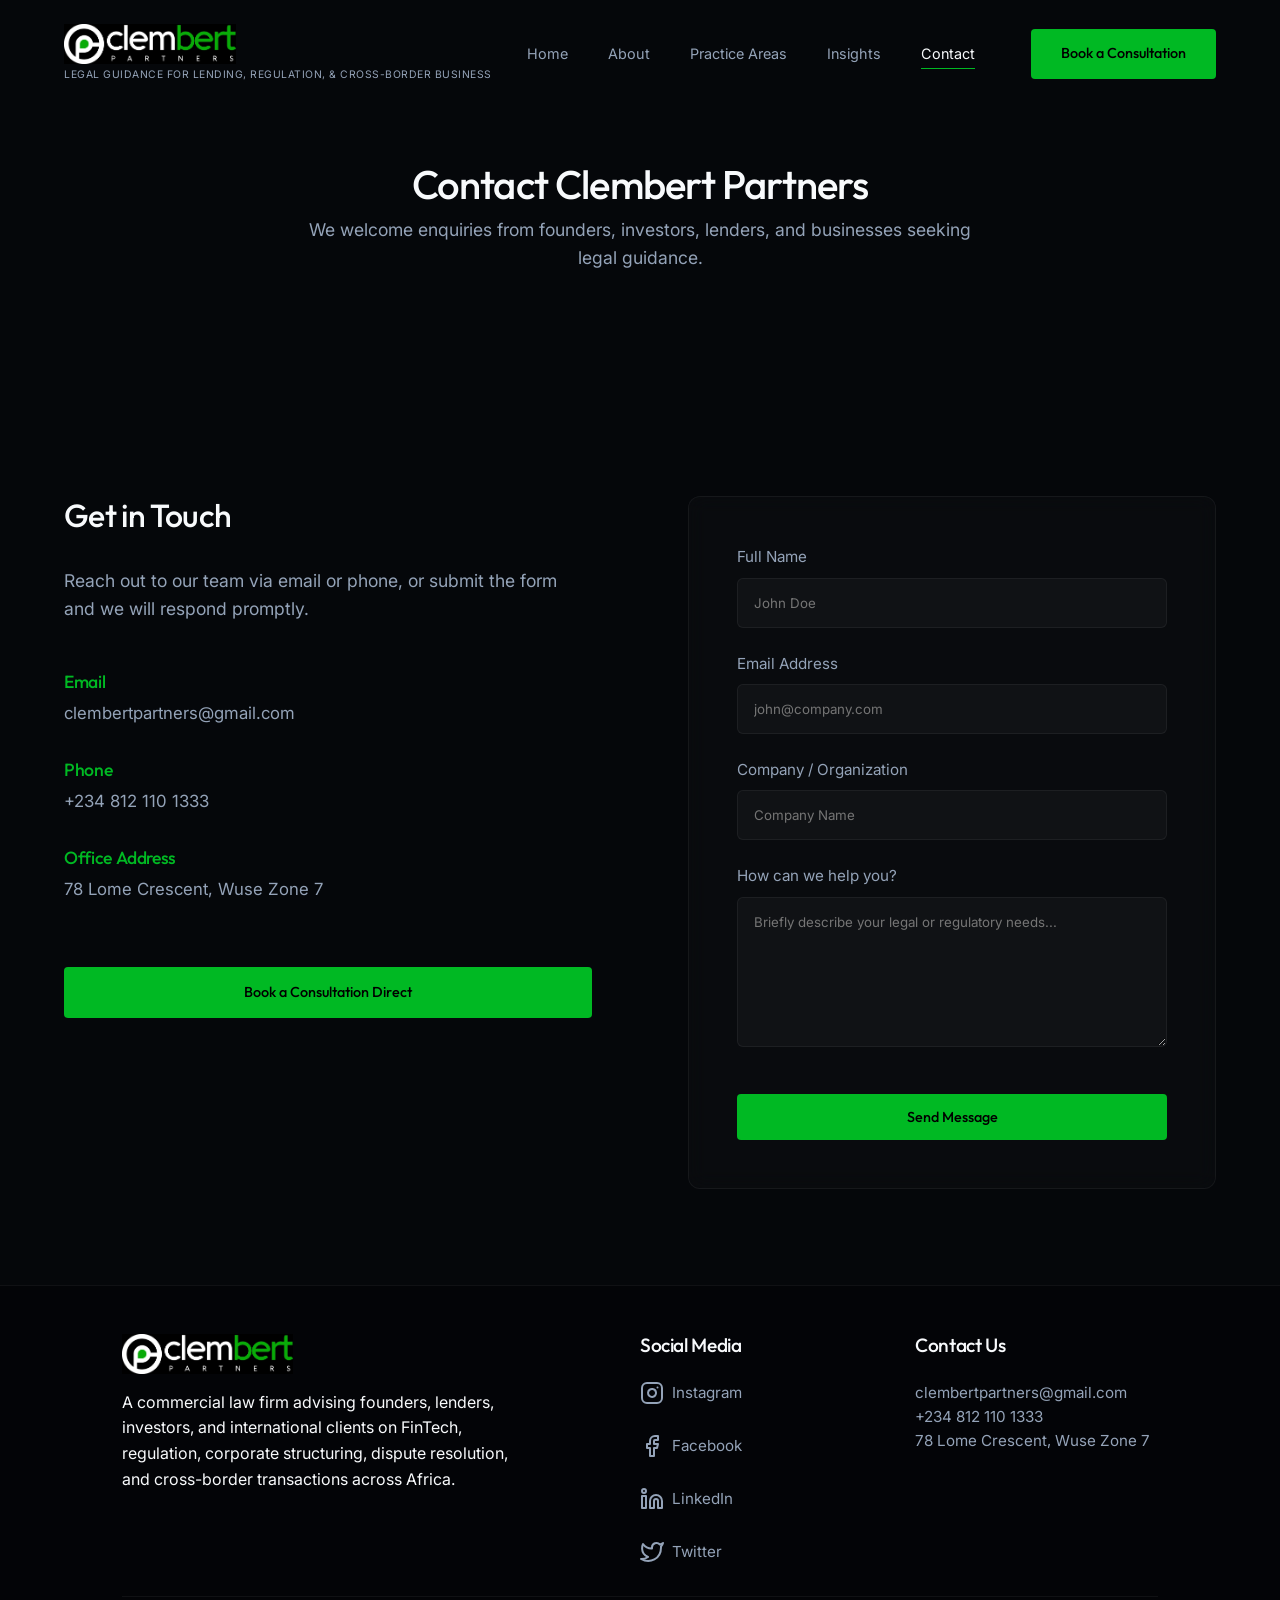
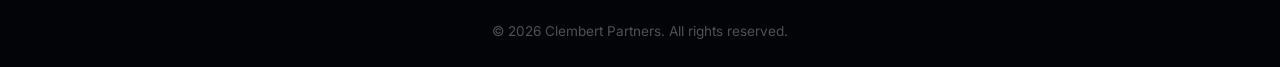
<file: contact.html>
<!DOCTYPE html>
<html lang="en">

<head>
    <link rel="icon" type="image/png" href="images/favicon.png">
    <meta charset="UTF-8">
    <meta name="viewport" content="width=device-width, initial-scale=1.0">
    <title>Contact Us | Clembert Partners</title>
    <meta name="description" content="Speak with Clembert Partners to discuss your legal and regulatory needs.">
    <link rel="canonical" href="https://clembertpartners.com/contact.html">
    
    <!-- Open Graph / Facebook -->
    <meta property="og:type" content="website">
    <meta property="og:url" content="https://clembertpartners.com/contact.html">
    <meta property="og:title" content="Contact Us | Clembert Partners">
    <meta property="og:description" content="Speak with Clembert Partners to discuss your legal and regulatory needs.">
    <meta property="og:image" content="https://clembertpartners.com/images/og-image.png">

    <!-- Twitter -->
    <meta property="twitter:card" content="summary_large_image">
    <meta property="twitter:url" content="https://clembertpartners.com/contact.html">
    <meta property="twitter:title" content="Contact Us | Clembert Partners">
    <meta property="twitter:description" content="Speak with Clembert Partners to discuss your legal and regulatory needs.">
    <meta property="twitter:image" content="https://clembertpartners.com/images/og-image.png">

    <link rel="stylesheet" href="styles.css">
    <style>
        .form-group {
            margin-bottom: 1.5rem;
        }

        .form-label {
            display: block;
            margin-bottom: 0.5rem;
            font-size: 0.95rem;
            color: var(--text-secondary);
        }

        .form-control {
            width: 100%;
            padding: 1rem;
            background: rgba(255, 255, 255, 0.03);
            border: 1px solid var(--surface-border);
            border-radius: 6px;
            color: var(--text-primary);
            font-family: var(--font-body);
            transition: all var(--transition-fast);
        }

        .form-control:focus {
            outline: none;
            border-color: var(--accent-color);
            background: rgba(255, 255, 255, 0.05);
        }

        textarea.form-control {
            resize: vertical;
            min-height: 150px;
        }

        .contact-info-item {
            margin-bottom: 2rem;
        }

        .contact-info-item h4 {
            color: var(--accent-color);
            margin-bottom: 0.5rem;
            font-size: 1.1rem;
        }

        .contact-info-item p {
            color: var(--text-secondary);
            font-size: 1.05rem;
        }
    </style>
</head>

<body>
    <app-header></app-header>

    <!-- Page Header -->
    <header class="section" style="padding-top: 10rem; padding-bottom: 4rem; text-align: center;">
        <div class="container fade-up">
            <h1 class="section-title" style="margin-bottom: 0.5rem;">Contact Clembert Partners</h1>
            <p class="section-subtitle">We welcome enquiries from founders, investors, lenders, and businesses seeking
                legal guidance.</p>
        </div>
    </header>

    <!-- Contact Form & Info -->
    <section class="section pt-0">
        <div class="container fade-up">
            <div class="grid" style="grid-template-columns: 1fr 1fr; gap: 6rem;">

                <!-- Contact Information -->
                <div>
                    <h3 style="font-size: 2rem; margin-bottom: 2rem;">Get in Touch</h3>
                    <p style="color: var(--text-secondary); margin-bottom: 3rem; font-size: 1.1rem;">Reach out to our
                        team via email or phone, or submit the form and we will respond promptly.</p>

                    <div class="contact-info-item">
                        <h4>Email</h4>
                        <p>clembertpartners@gmail.com</p>
                    </div>

                    <div class="contact-info-item">
                        <h4>Phone</h4>
                        <p>+234 812 110 1333</p>
                    </div>

                    <div class="contact-info-item">
                        <h4>Office Address</h4>
                        <p>78 Lome Crescent, Wuse Zone 7</p>
                    </div>

                    <div style="margin-top: 4rem;">
                        <a href="https://mail.google.com/mail/?view=cm&fs=1&to=clembertpartners@gmail.com&su=Consultation%20Request" target="_blank"
                            class="btn btn-primary" style="width: 100%;">Book a Consultation
                            Direct</a>
                    </div>
                </div>

                <!-- Contact Form -->
                <div class="card" style="padding: 3rem;">
                    <form action="https://formspree.io/f/xqeyjvgd" method="POST">
                        <div class="form-group">
                            <label class="form-label" for="name">Full Name</label>
                            <input type="text" id="name" name="full_name" class="form-control" placeholder="John Doe"
                                required>
                        </div>

                        <div class="form-group">
                            <label class="form-label" for="email">Email Address</label>
                            <input type="email" id="email" name="_replyto" class="form-control"
                                placeholder="john@company.com" required>
                        </div>

                        <div class="form-group">
                            <label class="form-label" for="company">Company / Organization</label>
                            <input type="text" id="company" name="company" class="form-control"
                                placeholder="Company Name">
                        </div>

                        <div class="form-group">
                            <label class="form-label" for="message">How can we help you?</label>
                            <textarea id="message" name="message" class="form-control"
                                placeholder="Briefly describe your legal or regulatory needs..." required></textarea>
                        </div>

                        <!-- Anti-spam -->
                        <input type="text" name="_gotcha" style="display:none" />

                        <button type="submit" class="btn btn-primary" style="width: 100%; margin-top: 1rem;">Send
                            Message</button>
                    </form>
                </div>

            </div>
        </div>
    </section>

    <!-- Footer -->
    <app-footer></app-footer>

    <script src="components.js"></script>
    <script src="script.js"></script>
</body>

</html>
</file>
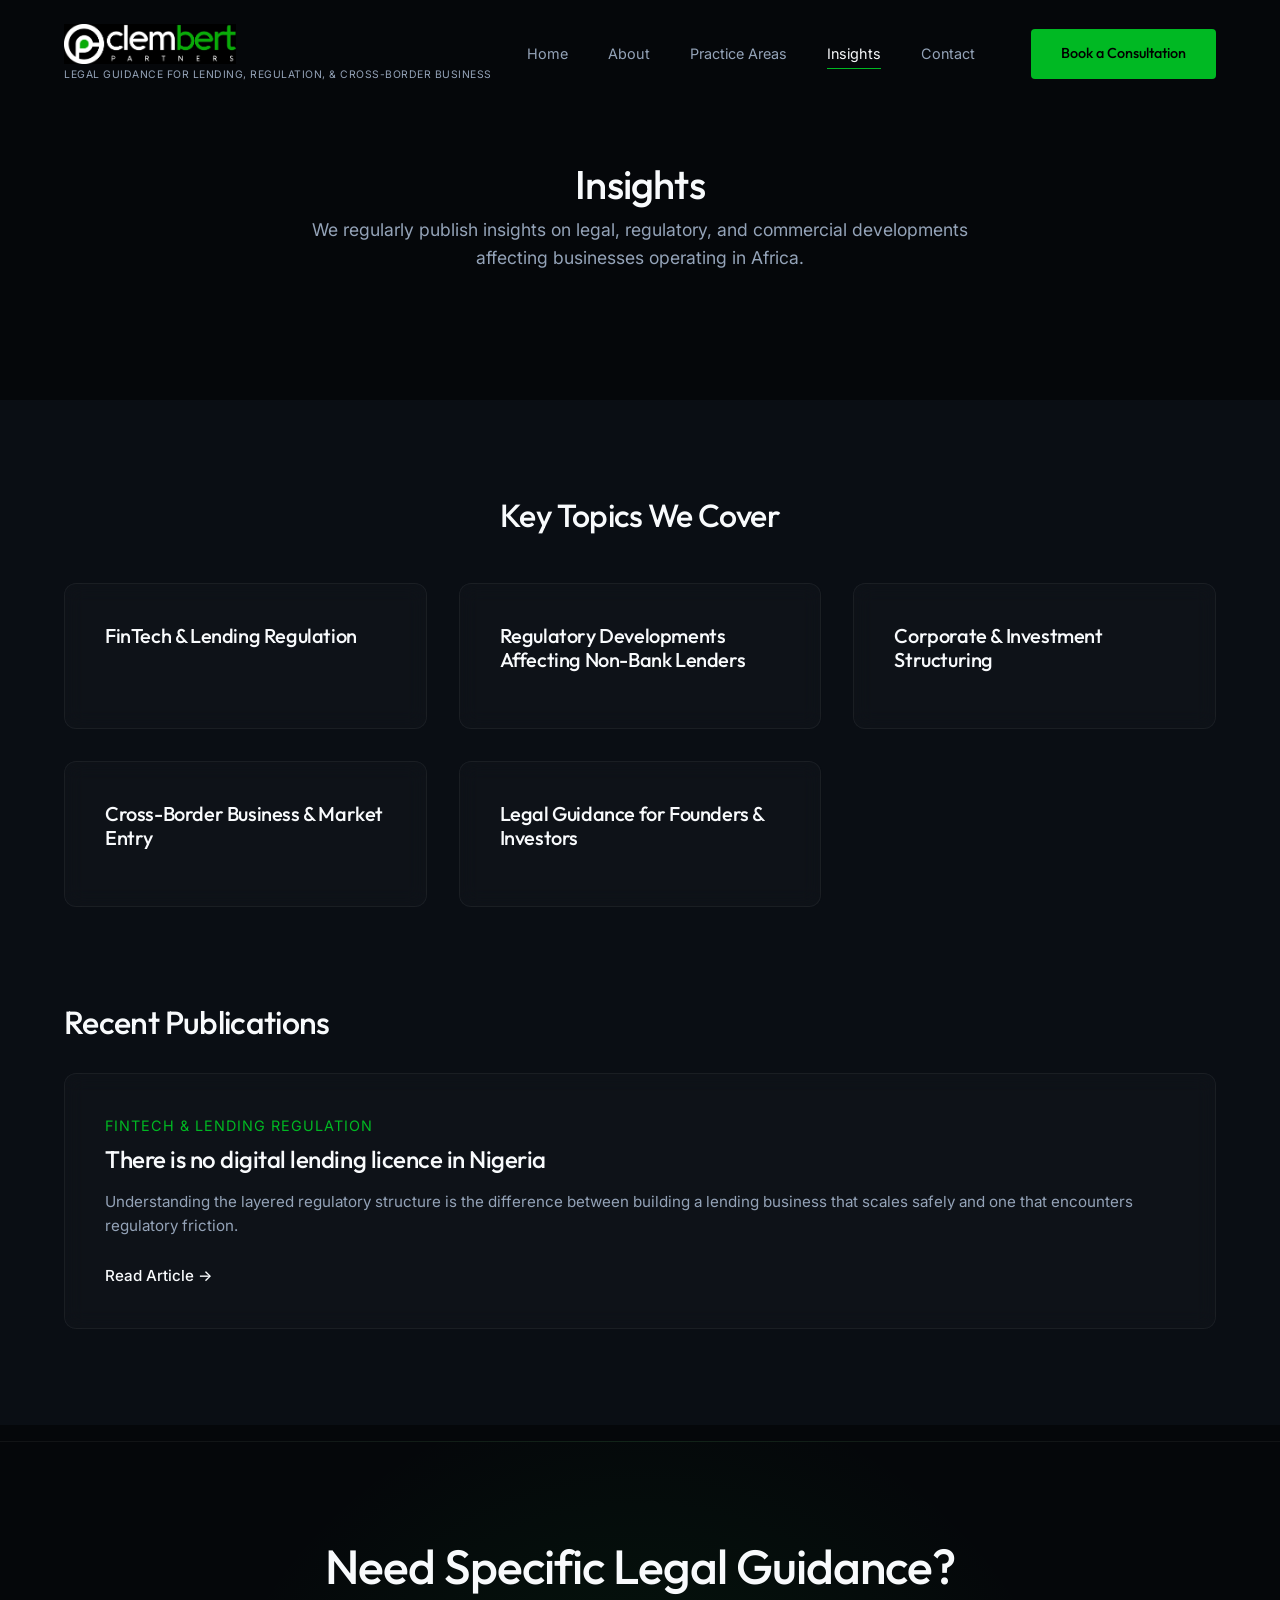
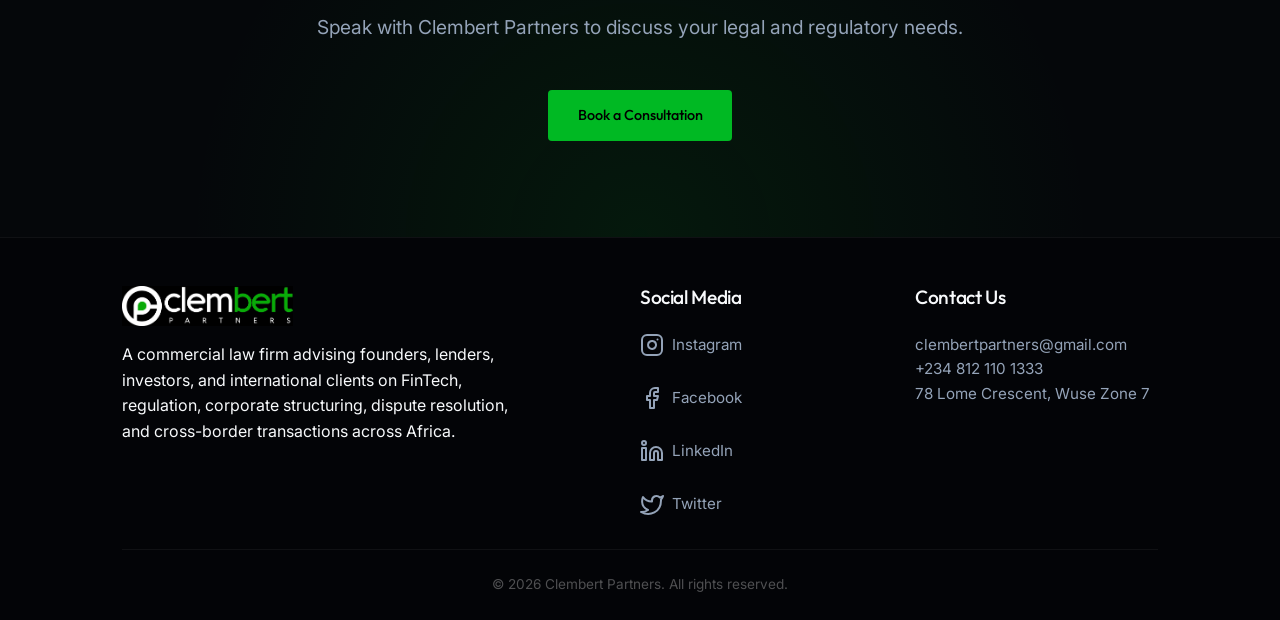
<file: insights.html>
<!DOCTYPE html>
<html lang="en">

<head>
    <link rel="icon" type="image/png" href="images/favicon.png">
    <meta charset="UTF-8">
    <meta name="viewport" content="width=device-width, initial-scale=1.0">
    <title>Insights | Clembert Partners</title>
    <meta name="description"
        content="Insights on legal, regulatory, and commercial developments affecting businesses operating in Africa.">
    <link rel="canonical" href="https://clembertpartners.com/insights.html">
    
    <!-- Open Graph / Facebook -->
    <meta property="og:type" content="website">
    <meta property="og:url" content="https://clembertpartners.com/insights.html">
    <meta property="og:title" content="Insights | Clembert Partners">
    <meta property="og:description" content="Insights on legal, regulatory, and commercial developments affecting businesses operating in Africa.">
    <meta property="og:image" content="https://clembertpartners.com/images/og-image.png">

    <!-- Twitter -->
    <meta property="twitter:card" content="summary_large_image">
    <meta property="twitter:url" content="https://clembertpartners.com/insights.html">
    <meta property="twitter:title" content="Insights | Clembert Partners">
    <meta property="twitter:description" content="Insights on legal, regulatory, and commercial developments affecting businesses operating in Africa.">
    <meta property="twitter:image" content="https://clembertpartners.com/images/og-image.png">

    <link rel="stylesheet" href="styles.css">
</head>

<body>
    <app-header></app-header>

    <!-- Page Header -->
    <header class="section" style="padding-top: 10rem; padding-bottom: 4rem; text-align: center;">
        <div class="container fade-up">
            <h1 class="section-title" style="margin-bottom: 0.5rem;">Insights</h1>
            <p class="section-subtitle">We regularly publish insights on legal, regulatory, and commercial developments
                affecting businesses operating in Africa.</p>
        </div>
    </header>

    <!-- Topics Grid -->
    <section class="section pt-0 bg-surface">
        <div class="container fade-up">
            <h2 class="section-title" style="font-size: 2rem; margin-bottom: 3rem;">Key Topics We Cover</h2>
            <div class="grid">
                <div class="card fade-up">
                    <h4 class="card-title">FinTech & Lending Regulation</h4>
                </div>
                <div class="card fade-up" style="transition-delay: 0.1s;">
                    <h4 class="card-title">Regulatory Developments Affecting Non-Bank Lenders</h4>
                </div>
                <div class="card fade-up" style="transition-delay: 0.2s;">
                    <h4 class="card-title">Corporate & Investment Structuring</h4>
                </div>
                <div class="card fade-up" style="transition-delay: 0.3s;">
                    <h4 class="card-title">Cross-Border Business & Market Entry</h4>
                </div>
                <div class="card fade-up" style="transition-delay: 0.4s;">
                    <h4 class="card-title">Legal Guidance for Founders & Investors</h4>
                </div>
            </div>

            <div style="margin-top: 6rem;">
                <h2 class="section-title" style="font-size: 2rem; margin-bottom: 2rem; text-align: left;">Recent Publications</h2>
                <div class="grid" style="grid-template-columns: 1fr;">
                    <a href="article-no-digital-lending-license.html" class="card fade-up" style="display: block; text-decoration: none;">
                        <p style="color: var(--accent-color); font-size: 0.9rem; margin-bottom: 0.5rem; text-transform: uppercase; letter-spacing: 1px;">FinTech & Lending Regulation</p>
                        <h3 class="card-title" style="font-size: 1.5rem; margin-bottom: 1rem;">There is no digital lending licence in Nigeria</h3>
                        <p class="card-desc" style="margin-bottom: 1.5rem;">Understanding the layered regulatory structure is the difference between building a lending business that scales safely and one that encounters regulatory friction.</p>
                        <span style="color: var(--text-primary); font-weight: 500; font-size: 0.95rem;">Read Article &rarr;</span>
                    </a>
                </div>
            </div>
        </div>
    </section>

    <!-- Call to Action Section -->
    <section class="section cta-section mt-2">
        <div class="container fade-up">
            <h2>Need Specific Legal Guidance?</h2>
            <p>Speak with Clembert Partners to discuss your legal and regulatory needs.</p>
            <div class="hero-actions" style="justify-content: center;">
                <a href="https://mail.google.com/mail/?view=cm&fs=1&to=clembertpartners@gmail.com&su=Consultation%20Request" target="_blank" class="btn btn-primary">Book a Consultation</a>
            </div>
        </div>
    </section>

    <!-- Footer -->
    <app-footer></app-footer>

    <script src="components.js"></script>
    <script src="script.js"></script>
</body>

</html>
</file>
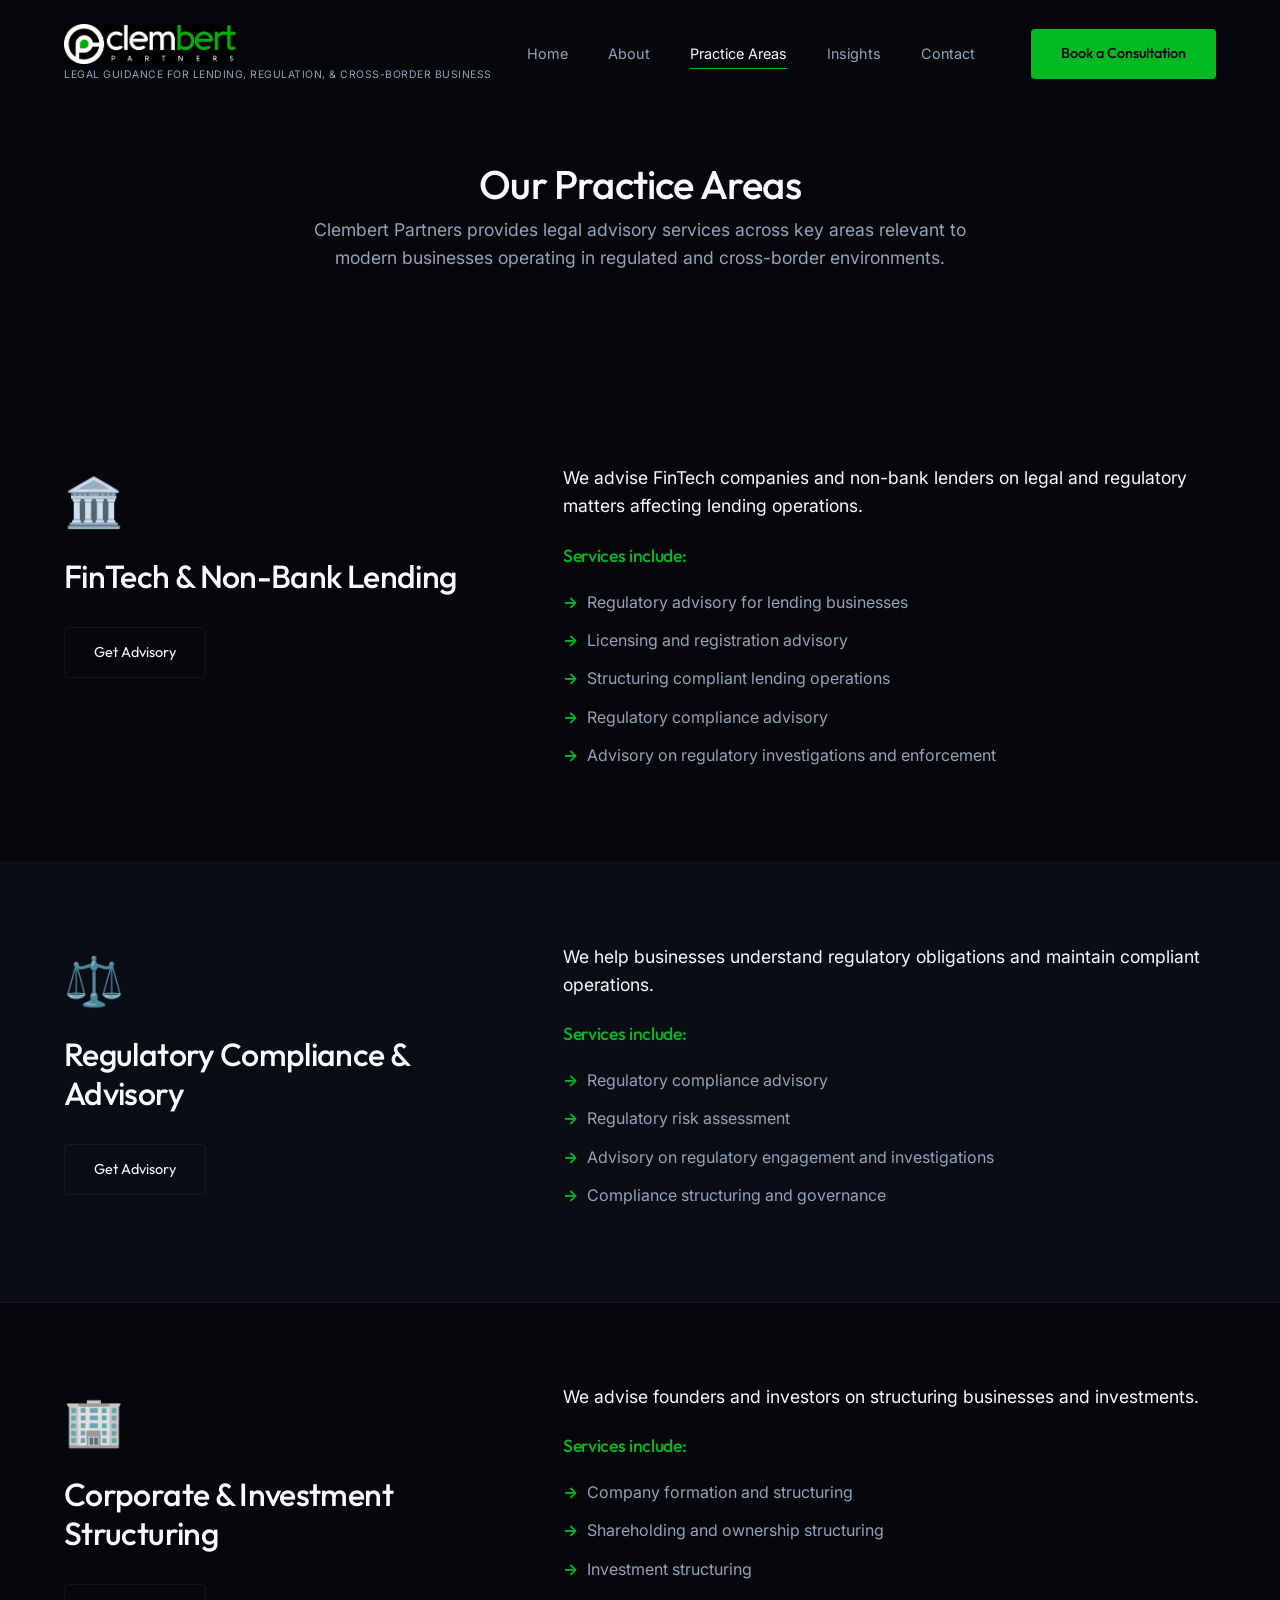
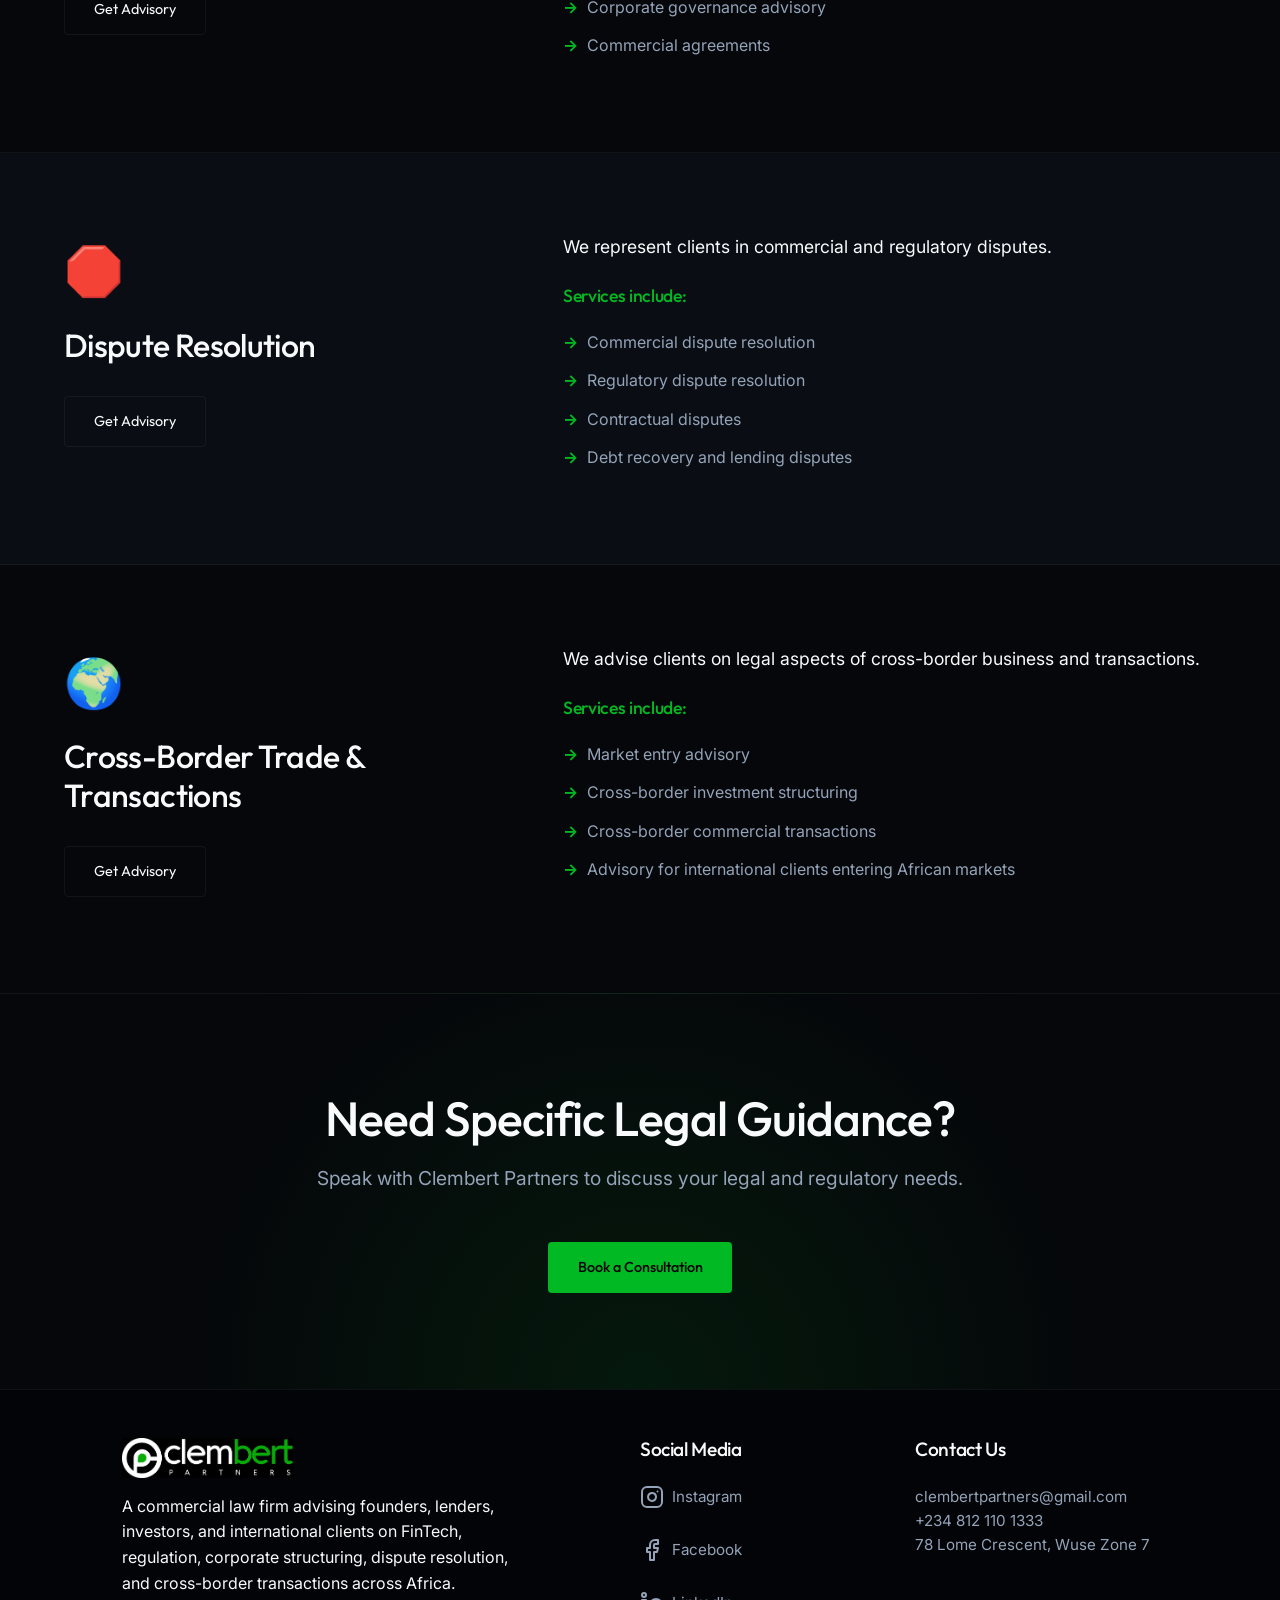
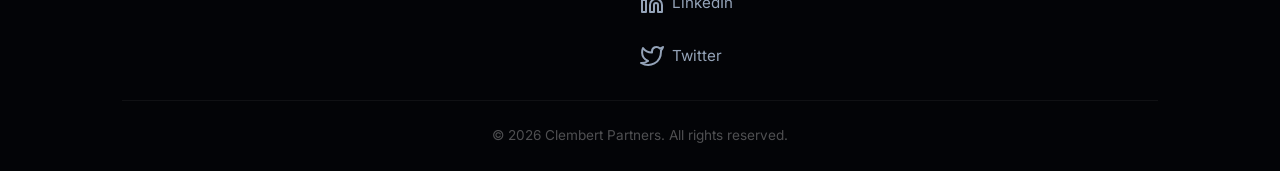
<file: practice-areas.html>
<!DOCTYPE html>
<html lang="en">

<head>
    <link rel="icon" type="image/png" href="images/favicon.png">
    <meta charset="UTF-8">
    <meta name="viewport" content="width=device-width, initial-scale=1.0">
    <title>Practice Areas | Clembert Partners</title>
    <meta name="description"
        content="Clembert Partners provides legal advisory services across key areas relevant to modern businesses operating in regulated and cross-border environments.">
    <link rel="canonical" href="https://clembertpartners.com/practice-areas.html">
    
    <!-- Open Graph / Facebook -->
    <meta property="og:type" content="website">
    <meta property="og:url" content="https://clembertpartners.com/practice-areas.html">
    <meta property="og:title" content="Practice Areas | Clembert Partners">
    <meta property="og:description" content="Clembert Partners provides legal advisory services across key areas relevant to modern businesses operating in regulated and cross-border environments.">
    <meta property="og:image" content="https://clembertpartners.com/images/og-image.png">

    <!-- Twitter -->
    <meta property="twitter:card" content="summary_large_image">
    <meta property="twitter:url" content="https://clembertpartners.com/practice-areas.html">
    <meta property="twitter:title" content="Practice Areas | Clembert Partners">
    <meta property="twitter:description" content="Clembert Partners provides legal advisory services across key areas relevant to modern businesses operating in regulated and cross-border environments.">
    <meta property="twitter:image" content="https://clembertpartners.com/images/og-image.png">

    <link rel="stylesheet" href="styles.css">
    <style>
        .service-list {
            margin-top: 1.5rem;
        }

        .service-list li {
            margin-bottom: 0.8rem;
            position: relative;
            padding-left: 1.5rem;
            color: var(--text-secondary);
        }

        .service-list li::before {
            content: '→';
            position: absolute;
            left: 0;
            color: var(--accent-color);
            font-weight: bold;
        }

        .practice-section {
            padding: 5rem 0;
            border-bottom: 1px solid var(--surface-border);
        }

        .practice-section:last-child {
            border-bottom: none;
        }

        .practice-section:nth-child(even) {
            background-color: var(--bg-surface);
        }
    </style>
</head>

<body>
    <app-header></app-header>

    <!-- Page Header -->
    <header class="section" style="padding-top: 10rem; padding-bottom: 3rem; text-align: center;">
        <div class="container fade-up">
            <h1 class="section-title" style="margin-bottom: 0.5rem;">Our Practice Areas</h1>
            <p class="section-subtitle">Clembert Partners provides legal advisory services across key areas relevant to
                modern businesses operating in regulated and cross-border environments.</p>
        </div>
    </header>

    <!-- Detailed Practice Areas -->
    <div>
        <!-- FinTech -->
        <div class="practice-section" id="fintech">
            <div class="container fade-up">
                <div class="grid" style="grid-template-columns: 2fr 3fr; gap: 4rem; align-items: start;">
                    <div>
                        <div class="card-icon" style="font-size: 3rem; margin-bottom: 1rem;">🏛️</div>
                        <h2 style="font-size: 2rem; margin-bottom: 1rem;">FinTech & Non-Bank Lending</h2>
                        <a href="contact.html" class="btn btn-secondary mt-2">Get Advisory</a>
                    </div>
                    <div>
                        <p style="font-size: 1.1rem; margin-bottom: 1.5rem; color: var(--text-primary);">We advise
                            FinTech companies and non-bank lenders on legal and regulatory matters affecting lending
                            operations.</p>
                        <h4 style="color: var(--accent-color); margin-bottom: 1rem; font-size: 1.1rem;">Services
                            include:</h4>
                        <ul class="service-list">
                            <li>Regulatory advisory for lending businesses</li>
                            <li>Licensing and registration advisory</li>
                            <li>Structuring compliant lending operations</li>
                            <li>Regulatory compliance advisory</li>
                            <li>Advisory on regulatory investigations and enforcement</li>
                        </ul>
                    </div>
                </div>
            </div>
        </div>

        <!-- Regulatory Compliance -->
        <div class="practice-section" id="compliance">
            <div class="container fade-up">
                <div class="grid" style="grid-template-columns: 2fr 3fr; gap: 4rem; align-items: start;">
                    <div>
                        <div class="card-icon" style="font-size: 3rem; margin-bottom: 1rem;">⚖️</div>
                        <h2 style="font-size: 2rem; margin-bottom: 1rem;">Regulatory Compliance & Advisory</h2>
                        <a href="contact.html" class="btn btn-secondary mt-2">Get Advisory</a>
                    </div>
                    <div>
                        <p style="font-size: 1.1rem; margin-bottom: 1.5rem; color: var(--text-primary);">We help
                            businesses understand regulatory obligations and maintain compliant operations.</p>
                        <h4 style="color: var(--accent-color); margin-bottom: 1rem; font-size: 1.1rem;">Services
                            include:</h4>
                        <ul class="service-list">
                            <li>Regulatory compliance advisory</li>
                            <li>Regulatory risk assessment</li>
                            <li>Advisory on regulatory engagement and investigations</li>
                            <li>Compliance structuring and governance</li>
                        </ul>
                    </div>
                </div>
            </div>
        </div>

        <!-- Corporate Structuring -->
        <div class="practice-section" id="corporate">
            <div class="container fade-up">
                <div class="grid" style="grid-template-columns: 2fr 3fr; gap: 4rem; align-items: start;">
                    <div>
                        <div class="card-icon" style="font-size: 3rem; margin-bottom: 1rem;">🏢</div>
                        <h2 style="font-size: 2rem; margin-bottom: 1rem;">Corporate & Investment Structuring</h2>
                        <a href="contact.html" class="btn btn-secondary mt-2">Get Advisory</a>
                    </div>
                    <div>
                        <p style="font-size: 1.1rem; margin-bottom: 1.5rem; color: var(--text-primary);">We advise
                            founders and investors on structuring businesses and investments.</p>
                        <h4 style="color: var(--accent-color); margin-bottom: 1rem; font-size: 1.1rem;">Services
                            include:</h4>
                        <ul class="service-list">
                            <li>Company formation and structuring</li>
                            <li>Shareholding and ownership structuring</li>
                            <li>Investment structuring</li>
                            <li>Corporate governance advisory</li>
                            <li>Commercial agreements</li>
                        </ul>
                    </div>
                </div>
            </div>
        </div>

        <!-- Dispute Resolution -->
        <div class="practice-section" id="dispute">
            <div class="container fade-up">
                <div class="grid" style="grid-template-columns: 2fr 3fr; gap: 4rem; align-items: start;">
                    <div>
                        <div class="card-icon" style="font-size: 3rem; margin-bottom: 1rem;">🛑</div>
                        <h2 style="font-size: 2rem; margin-bottom: 1rem;">Dispute Resolution</h2>
                        <a href="contact.html" class="btn btn-secondary mt-2">Get Advisory</a>
                    </div>
                    <div>
                        <p style="font-size: 1.1rem; margin-bottom: 1.5rem; color: var(--text-primary);">We represent
                            clients in commercial and regulatory disputes.</p>
                        <h4 style="color: var(--accent-color); margin-bottom: 1rem; font-size: 1.1rem;">Services
                            include:</h4>
                        <ul class="service-list">
                            <li>Commercial dispute resolution</li>
                            <li>Regulatory dispute resolution</li>
                            <li>Contractual disputes</li>
                            <li>Debt recovery and lending disputes</li>
                        </ul>
                    </div>
                </div>
            </div>
        </div>

        <!-- Cross-Border -->
        <div class="practice-section" id="cross-border">
            <div class="container fade-up">
                <div class="grid" style="grid-template-columns: 2fr 3fr; gap: 4rem; align-items: start;">
                    <div>
                        <div class="card-icon" style="font-size: 3rem; margin-bottom: 1rem;">🌍</div>
                        <h2 style="font-size: 2rem; margin-bottom: 1rem;">Cross-Border Trade & Transactions</h2>
                        <a href="contact.html" class="btn btn-secondary mt-2">Get Advisory</a>
                    </div>
                    <div>
                        <p style="font-size: 1.1rem; margin-bottom: 1.5rem; color: var(--text-primary);">We advise
                            clients on legal aspects of cross-border business and transactions.</p>
                        <h4 style="color: var(--accent-color); margin-bottom: 1rem; font-size: 1.1rem;">Services
                            include:</h4>
                        <ul class="service-list">
                            <li>Market entry advisory</li>
                            <li>Cross-border investment structuring</li>
                            <li>Cross-border commercial transactions</li>
                            <li>Advisory for international clients entering African markets</li>
                        </ul>
                    </div>
                </div>
            </div>
        </div>
    </div>

    <!-- Call to Action Section -->
    <section class="section cta-section mt-2">
        <div class="container fade-up">
            <h2>Need Specific Legal Guidance?</h2>
            <p>Speak with Clembert Partners to discuss your legal and regulatory needs.</p>
            <div class="hero-actions" style="justify-content: center;">
                <a href="https://mail.google.com/mail/?view=cm&fs=1&to=clembertpartners@gmail.com&su=Consultation%20Request" target="_blank" class="btn btn-primary">Book a Consultation</a>
            </div>
        </div>
    </section>

    <!-- Footer -->
    <app-footer></app-footer>

    <script src="components.js"></script>
    <script src="script.js"></script>
</body>

</html>
</file>
<file: styles.css>
@import url('https://fonts.googleapis.com/css2?family=Outfit:wght@300;400;500;600;700&family=Inter:wght@300;400;500;600&display=swap');

:root {
  --bg-color: #05070a;
  --bg-surface: #0a0e14;
  --surface-border: rgba(255, 255, 255, 0.05);
  --text-primary: #f8fafc;
  --text-secondary: #94a3b8;
  --accent-color: #00b923;
  /* Vibrant Green from logo */
  --accent-glow: rgba(0, 185, 35, 0.15);

  --font-heading: 'Outfit', sans-serif;
  --font-body: 'Inter', sans-serif;

  --transition-fast: 0.2s ease;
  --transition-smooth: 0.4s cubic-bezier(0.16, 1, 0.3, 1);
}

* {
  margin: 0;
  padding: 0;
  box-sizing: border-box;
}

body {
  font-family: var(--font-body);
  background-color: var(--bg-color);
  color: var(--text-primary);
  line-height: 1.6;
  overflow-x: hidden;
  -webkit-font-smoothing: antialiased;
}

h1,
h2,
h3,
h4,
h5,
h6 {
  font-family: var(--font-heading);
  font-weight: 500;
  line-height: 1.2;
  letter-spacing: -0.02em;
}

a {
  text-decoration: none;
  color: inherit;
  transition: color var(--transition-fast);
}

ul {
  list-style: none;
}

.accent {
  color: var(--accent-color);
}

.mt-2 {
  margin-top: 1rem;
}

.bg-surface {
  background-color: var(--bg-surface);
}

/* Navigation */
.navbar {
  position: fixed;
  top: 0;
  width: 100%;
  z-index: 1000;
  padding: 1.5rem 5%;
  display: flex;
  justify-content: space-between;
  align-items: center;
  background: transparent;
  transition: all var(--transition-smooth);
}

.navbar.scrolled {
  background: rgba(5, 7, 10, 0.85);
  backdrop-filter: blur(12px);
  -webkit-backdrop-filter: blur(12px);
  border-bottom: 1px solid var(--surface-border);
  padding: 1rem 5%;
}

.nav-brand {
  display: flex;
  flex-direction: column;
}

.nav-logo {
  display: flex;
  align-items: center;
}

.nav-logo img {
  height: 40px;
  width: auto;
}

.nav-tagline {
  font-size: 0.65rem;
  color: var(--text-secondary);
  text-transform: uppercase;
  letter-spacing: 0.5px;
  margin-top: 0.2rem;
  display: none;
}

@media (min-width: 1024px) {
  .nav-tagline {
    display: block;
  }
}

.nav-links {
  display: flex;
  gap: 2.5rem;
  align-items: center;
}

.nav-links a:not(.btn) {
  color: var(--text-secondary);
  font-size: 0.9rem;
  font-weight: 400;
  position: relative;
}

.nav-links a:not(.btn):hover,
.nav-links a.active:not(.btn) {
  color: var(--text-primary);
}

.nav-links a:not(.btn)::after {
  content: '';
  position: absolute;
  bottom: -4px;
  left: 0;
  width: 0;
  height: 1px;
  background-color: var(--accent-color);
  transition: width var(--transition-smooth);
}

.nav-links a:not(.btn):hover::after,
.nav-links a.active:not(.btn)::after {
  width: 100%;
}

/* Hamburger Menu */
.hamburger {
  display: none;
  flex-direction: column;
  justify-content: space-between;
  width: 24px;
  height: 18px;
  background: none;
  border: none;
  cursor: pointer;
  padding: 0;
  z-index: 1001;
}

.hamburger-line {
  width: 100%;
  height: 2px;
  background-color: var(--text-primary);
  transition: all var(--transition-fast);
  transform-origin: center;
}

.hamburger.active .hamburger-line:nth-child(1) {
  transform: rotate(45deg) translate(5px, 5px);
}

.hamburger.active .hamburger-line:nth-child(2) {
  opacity: 0;
}

.hamburger.active .hamburger-line:nth-child(3) {
  transform: rotate(-45deg) translate(7px, -6px);
}

.btn {
  display: inline-flex;
  align-items: center;
  justify-content: center;
  padding: 0.8rem 1.8rem;
  font-family: var(--font-heading);
  font-size: 0.9rem;
  border-radius: 4px;
  cursor: pointer;
  transition: all var(--transition-smooth);
  border: 1px solid transparent;
}

.btn-primary {
  background: var(--accent-color);
  color: #000;
  font-weight: 500;
}

.btn-primary:hover {
  background: #008f1b;
  box-shadow: 0 0 20px var(--accent-glow);
  transform: translateY(-2px);
}

.btn-secondary {
  background: transparent;
  border-color: var(--surface-border);
  color: var(--text-primary);
}

.btn-secondary:hover {
  border-color: var(--accent-color);
  color: var(--accent-color);
  transform: translateY(-2px);
}

/* Utility */
.container {
  max-width: 1280px;
  margin: 0 auto;
  padding: 0 5%;
}

.section {
  padding: 6rem 0;
  position: relative;
}

.section-title {
  font-size: 2.5rem;
  margin-bottom: 1.5rem;
  text-align: center;
}

.section-subtitle {
  text-align: center;
  color: var(--text-secondary);
  max-width: 700px;
  margin: 0 auto 4rem;
  font-size: 1.1rem;
}

.section-header {
  margin-bottom: 4rem;
  text-align: center;
}

/* Grid / Cards */
.grid {
  display: grid;
  grid-template-columns: repeat(auto-fit, minmax(300px, 1fr));
  gap: 2rem;
}

.card {
  background: rgba(255, 255, 255, 0.02);
  border: 1px solid var(--surface-border);
  padding: 2.5rem;
  border-radius: 12px;
  transition: all var(--transition-smooth);
  position: relative;
  overflow: hidden;
  backdrop-filter: blur(10px);
}

.card-icon {
  font-size: 2rem;
  margin-bottom: 1.5rem;
}

.card-title {
  font-size: 1.25rem;
  margin-bottom: 1rem;
  color: var(--text-primary);
}

.card-desc {
  color: var(--text-secondary);
  font-size: 0.95rem;
}

.card:hover {
  transform: translateY(-5px);
  border-color: rgba(0, 185, 35, 0.3);
  background: rgba(255, 255, 255, 0.04);
}

.card::before {
  content: '';
  position: absolute;
  top: 0;
  left: 0;
  width: 100%;
  height: 2px;
  background: var(--accent-color);
  transform: scaleX(0);
  transform-origin: left;
  transition: transform var(--transition-smooth);
}

.card:hover::before {
  transform: scaleX(1);
}

/* Hero */
.hero {
  position: relative;
  min-height: 100vh;
  display: flex;
  align-items: center;
  padding-top: 8rem;
  overflow: hidden;
}

.hero-bg {
  position: absolute;
  top: 0;
  left: 0;
  width: 100%;
  height: 100%;
  z-index: -1;
}

.glow-orb {
  position: absolute;
  top: 20%;
  left: 60%;
  width: 50vw;
  height: 50vw;
  background: radial-gradient(circle, rgba(0, 185, 35, 0.08) 0%, transparent 60%);
  border-radius: 50%;
  transform: translate(-50%, -50%);
  animation: pulse 10s infinite alternate ease-in-out;
}

@keyframes pulse {
  0% {
    transform: translate(-50%, -50%) scale(1);
    opacity: 0.8;
  }

  100% {
    transform: translate(-50%, -45%) scale(1.1);
    opacity: 1;
  }
}

.hero-content {
  max-width: 900px;
}

.hero h1 {
  font-size: clamp(3rem, 5vw, 4.5rem);
  margin-bottom: 2rem;
  background: linear-gradient(135deg, #ffffff 0%, #a1a1aa 100%);
  -webkit-background-clip: text;
  background-clip: text;
  -webkit-text-fill-color: transparent;
  line-height: 1.1;
}

.hero p {
  font-size: 1.15rem;
  color: var(--text-secondary);
  margin-bottom: 1.5rem;
  max-width: 750px;
}

.hero-actions {
  display: flex;
  gap: 1rem;
  margin-top: 3rem;
}

/* Image Glass Morphism Element */
.image-glass {
  position: relative;
  height: 400px;
  border-radius: 20px;
  background: rgba(255, 255, 255, 0.02);
  border: 1px solid var(--surface-border);
  overflow: hidden;
  display: flex;
  align-items: center;
  justify-content: center;
  backdrop-filter: blur(10px);
}

.glass-orb {
  position: absolute;
  width: 200px;
  height: 200px;
  background: var(--accent-color);
  border-radius: 50%;
  filter: blur(80px);
  opacity: 0.3;
}

.glass-content {
  position: relative;
  z-index: 10;
  text-align: center;
}

.glass-content h4 {
  font-size: 1.5rem;
  margin-bottom: 0.5rem;
}

.glass-content p {
  color: var(--text-secondary);
}

/* Pills Grid */
.pills-grid {
  display: flex;
  flex-wrap: wrap;
  gap: 1rem;
  justify-content: center;
  max-width: 900px;
  margin: 0 auto;
}

.pill {
  padding: 1rem 2rem;
  border-radius: 50px;
  background: rgba(255, 255, 255, 0.03);
  border: 1px solid var(--surface-border);
  font-size: 1.1rem;
  color: var(--text-primary);
  transition: all var(--transition-fast);
  cursor: default;
}

.pill:hover {
  background: rgba(0, 185, 35, 0.1);
  border-color: rgba(0, 185, 35, 0.4);
  color: var(--accent-color);
  transform: translateY(-3px);
}

/* Feature Items (Why Us) */
.feature-item {
  padding: 2rem;
  border-left: 2px solid var(--surface-border);
  transition: all var(--transition-fast);
}

.feature-item:hover {
  border-left-color: var(--accent-color);
  background: linear-gradient(90deg, rgba(255, 255, 255, 0.02) 0%, transparent 100%);
}

.feature-number {
  font-family: var(--font-heading);
  font-size: 3rem;
  color: rgba(255, 255, 255, 0.05);
  font-weight: 700;
  line-height: 1;
  margin-bottom: 1rem;
}

.feature-item h4 {
  font-size: 1.3rem;
  margin-bottom: 1rem;
}

.feature-item p {
  color: var(--text-secondary);
}

/* CTA Section */
.cta-section {
  text-align: center;
  background: radial-gradient(circle at 50% 100%, rgba(0, 185, 35, 0.1) 0%, transparent 60%);
  border-top: 1px solid var(--surface-border);
}

.cta-section h2 {
  font-size: 3rem;
  margin-bottom: 1rem;
}

.cta-section p {
  font-size: 1.2rem;
  color: var(--text-secondary);
  margin-bottom: 2rem;
}

/* Footer */
footer {
  background: #030407;
  padding: 3rem 5% 1.5rem;
  border-top: 1px solid var(--surface-border);
}

.footer-grid {
  display: grid;
  grid-template-columns: 2fr 1fr 1fr;
  gap: 2rem;
  margin-bottom: 2rem;
  max-width: 1280px;
  margin: 0 auto 2rem;
}

.footer-brand .footer-text {
  max-width: 400px;
}

.footer-links .social-icons {
  display: flex;
  flex-direction: column;
  gap: 0.8rem;
}

.footer-links a,
.footer-contact p {
  color: var(--text-secondary);
  transition: color var(--transition-fast);
  font-size: 0.95rem;
}

.footer-links a:hover {
  color: var(--accent-color);
}

.footer-links a:hover svg {
  stroke: var(--accent-color);
}

.footer-contact h4,
.footer-links h4 {
  font-size: 1.2rem;
  margin-bottom: 1.5rem;
  color: var(--text-primary);
}

.footer-bottom {
  border-top: 1px solid var(--surface-border);
  padding-top: 1.5rem;
  color: rgba(255, 255, 255, 0.3);
  font-size: 0.85rem;
  text-align: center;
}

/* Animation Classes */
.fade-up {
  opacity: 0;
  transform: translateY(30px);
  transition: opacity 0.8s ease-out, transform 0.8s ease-out;
}

.fade-up.visible {
  opacity: 1;
  transform: translateY(0);
}

/* Core Values – Modern Premium Look */
.values-modern {
  display: grid;
  grid-template-columns: repeat(auto-fit, minmax(280px, 1fr));
  gap: 1.5rem;
  max-width: 1200px;
  margin: 0 auto;
}

.value-card {
  display: flex;
  flex-direction: column;
  align-items: flex-start;
  padding: 2rem;
  border-radius: 12px;
  background: rgba(255, 255, 255, 0.02);
  border: 1px solid var(--surface-border);
  box-shadow: 0 4px 30px rgba(0, 0, 0, 0.1);
  backdrop-filter: blur(10px);
  position: relative;
  overflow: hidden;
  transition: all var(--transition-smooth);
}

.value-card:hover {
  transform: translateY(-5px);
  background: rgba(0, 185, 35, 0.03);
  border-color: rgba(0, 185, 35, 0.3);
}

.value-num {
  font-family: var(--font-heading);
  font-size: 4rem;
  font-weight: 700;
  line-height: 1;
  color: transparent;
  -webkit-text-stroke: 1px rgba(255, 255, 255, 0.1);
  margin-bottom: 1rem;
  transition: all var(--transition-smooth);
}

.value-card:hover .value-num {
  color: rgba(0, 185, 35, 0.1);
  -webkit-text-stroke: 1px var(--accent-color);
}

.value-content h4 {
  font-size: 1.5rem;
  margin-bottom: 0.5rem;
  color: var(--text-primary);
  transition: color var(--transition-smooth);
}

.value-card:hover .value-content h4 {
  color: var(--accent-color);
}

.value-content p {
  color: var(--text-secondary);
  font-size: 1.1rem;
  line-height: 1.6;
}

/* Redundant .value-card mobile styles removed because they are now identical to default styles */

/* Partner Image Styles */
.partner-image-container {
  width: 280px;
  height: 280px;
  border-radius: 50%;
  border: 1px solid var(--accent-color);
  overflow: hidden;
  flex-shrink: 0;
  background: rgba(0, 185, 35, 0.05);
  box-shadow: 0 0 30px rgba(0, 185, 35, 0.1);
}

.partner-image {
  width: 100%;
  height: 100%;
  object-fit: cover;
  transition: transform var(--transition-smooth);
}

.partner-image:hover {
  transform: scale(1.05);
}

.team-card {
  display: flex;
  gap: 3rem;
  align-items: flex-start;
}

@media (max-width: 768px) {
  .team-card {
    flex-direction: column;
    align-items: center;
    text-align: center;
  }

  .hamburger {
    display: flex;
  }

  .nav-links {
    position: fixed;
    top: 0;
    right: -100%;
    width: 280px;
    height: 100vh;
    background: var(--bg-surface);
    backdrop-filter: blur(20px);
    -webkit-backdrop-filter: blur(20px);
    flex-direction: column;
    justify-content: flex-start;
    align-items: flex-start;
    padding: 6rem 2rem 2rem;
    gap: 2rem;
    transition: right var(--transition-smooth);
    border-left: 1px solid var(--surface-border);
    z-index: 1000;
  }

  .nav-links.active {
    right: 0;
  }

  .nav-links a:not(.btn) {
    font-size: 1.1rem;
    width: 100%;
    padding: 0.5rem 0;
  }

  .nav-links .btn {
    margin-left: 0;
    margin-top: 1rem;
    width: 100%;
    justify-content: flex-start;
  }

  .hero h1 {
    font-size: 2.5rem;
  }

  .grid {
    grid-template-columns: 1fr !important;
  }

  .footer-grid {
    grid-template-columns: 1fr;
    gap: 2rem;
  }
}
</file>
